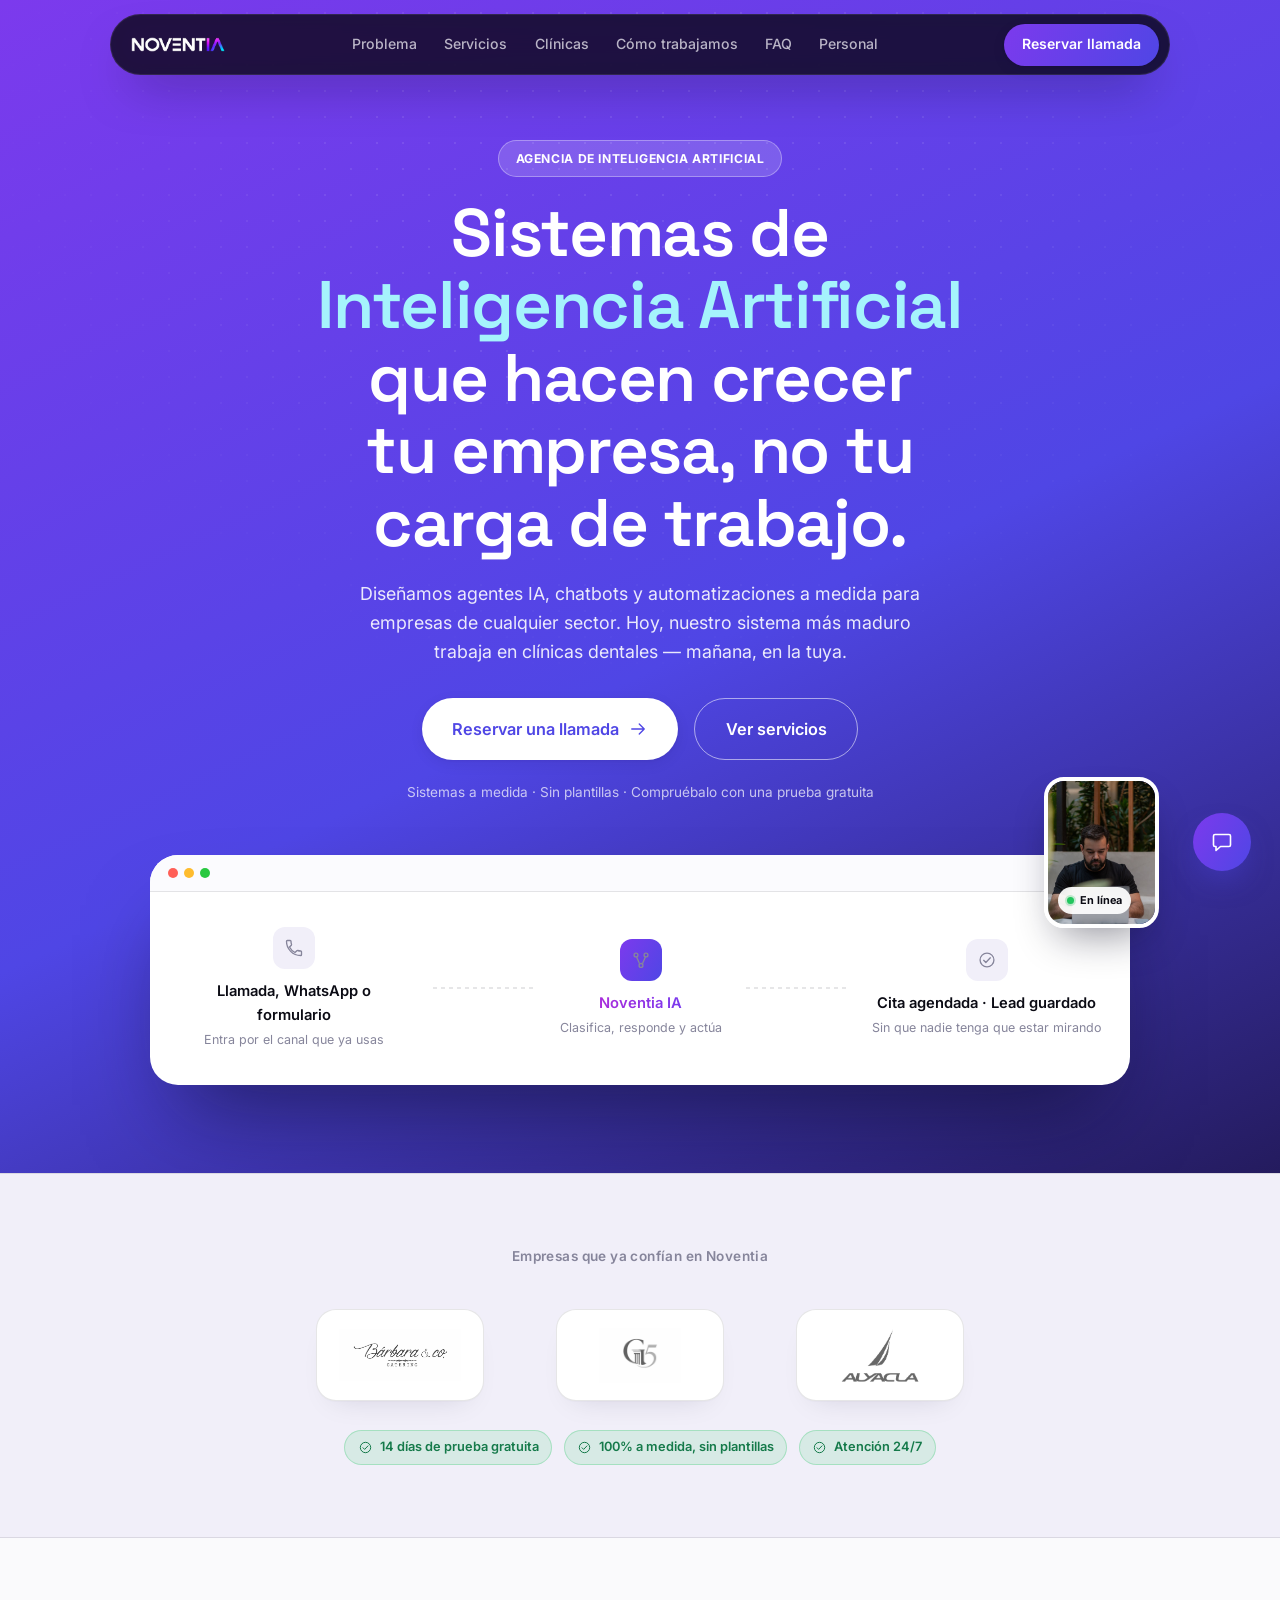
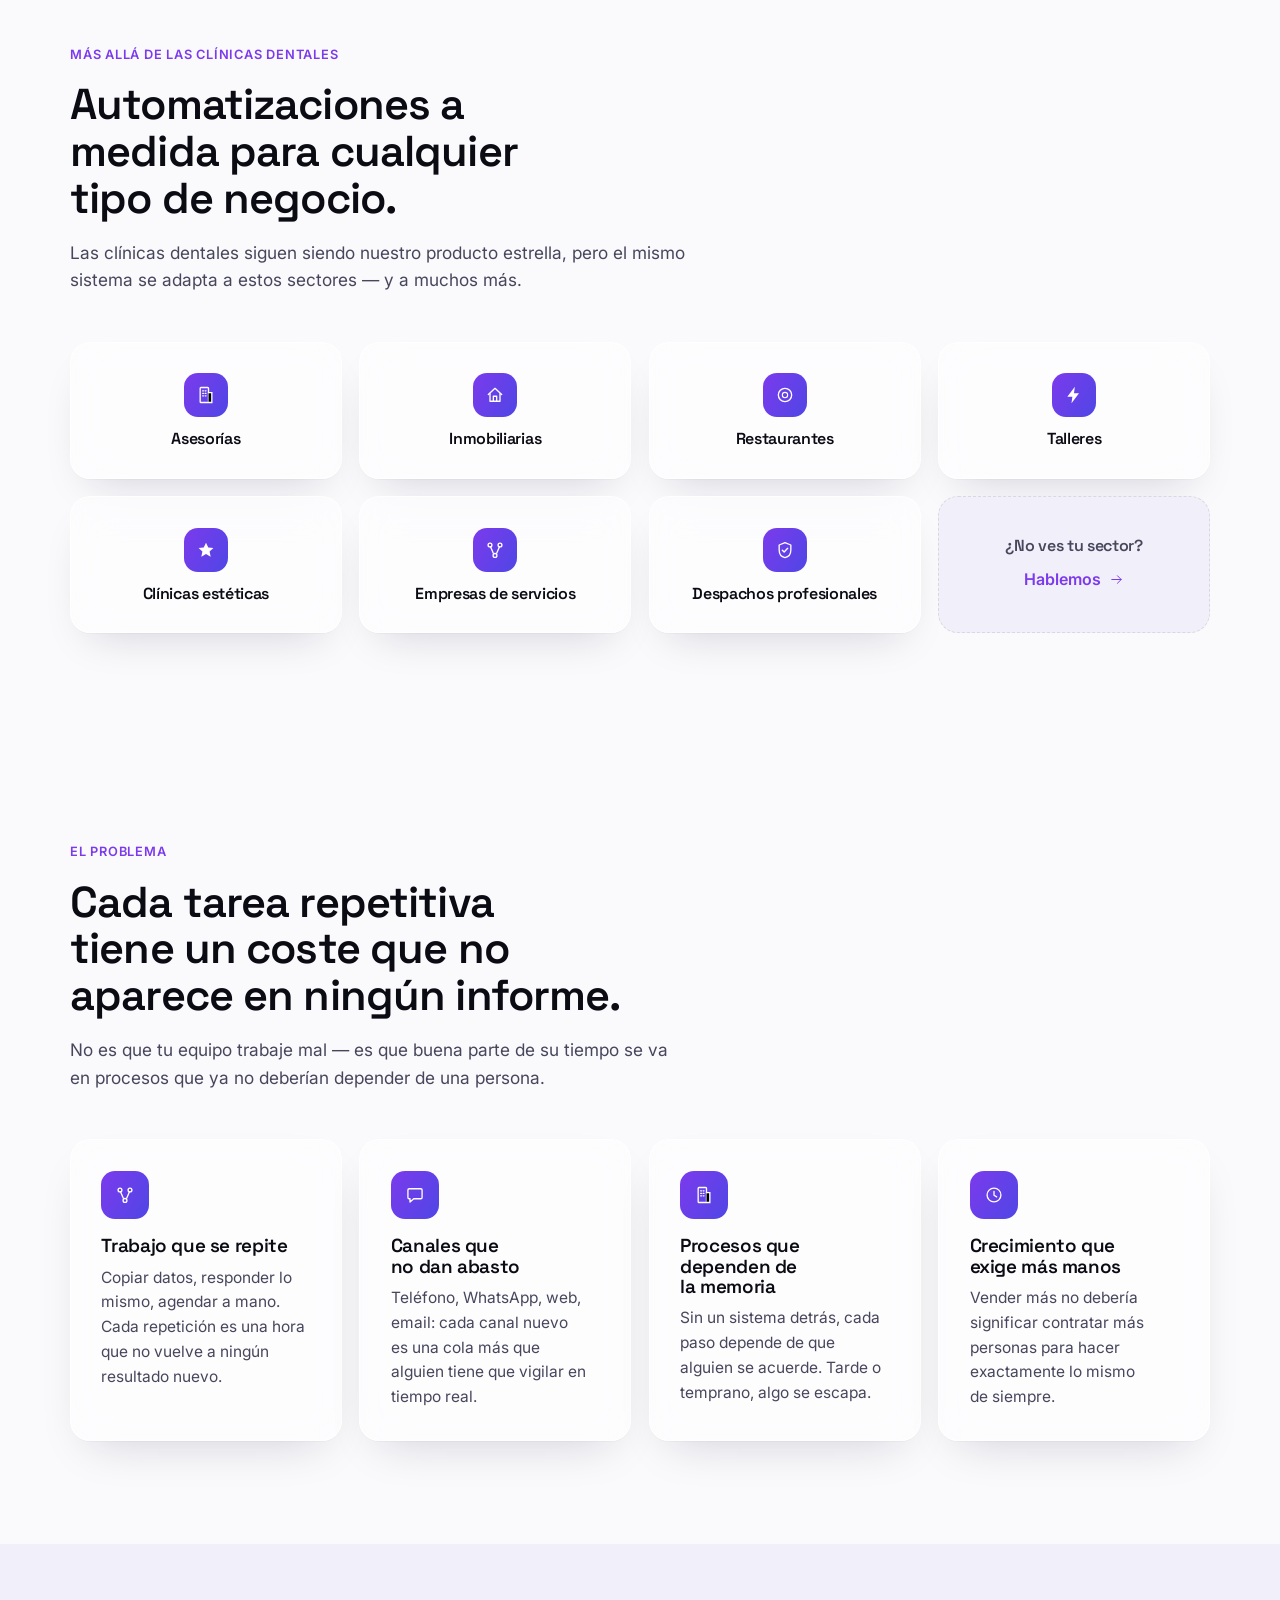
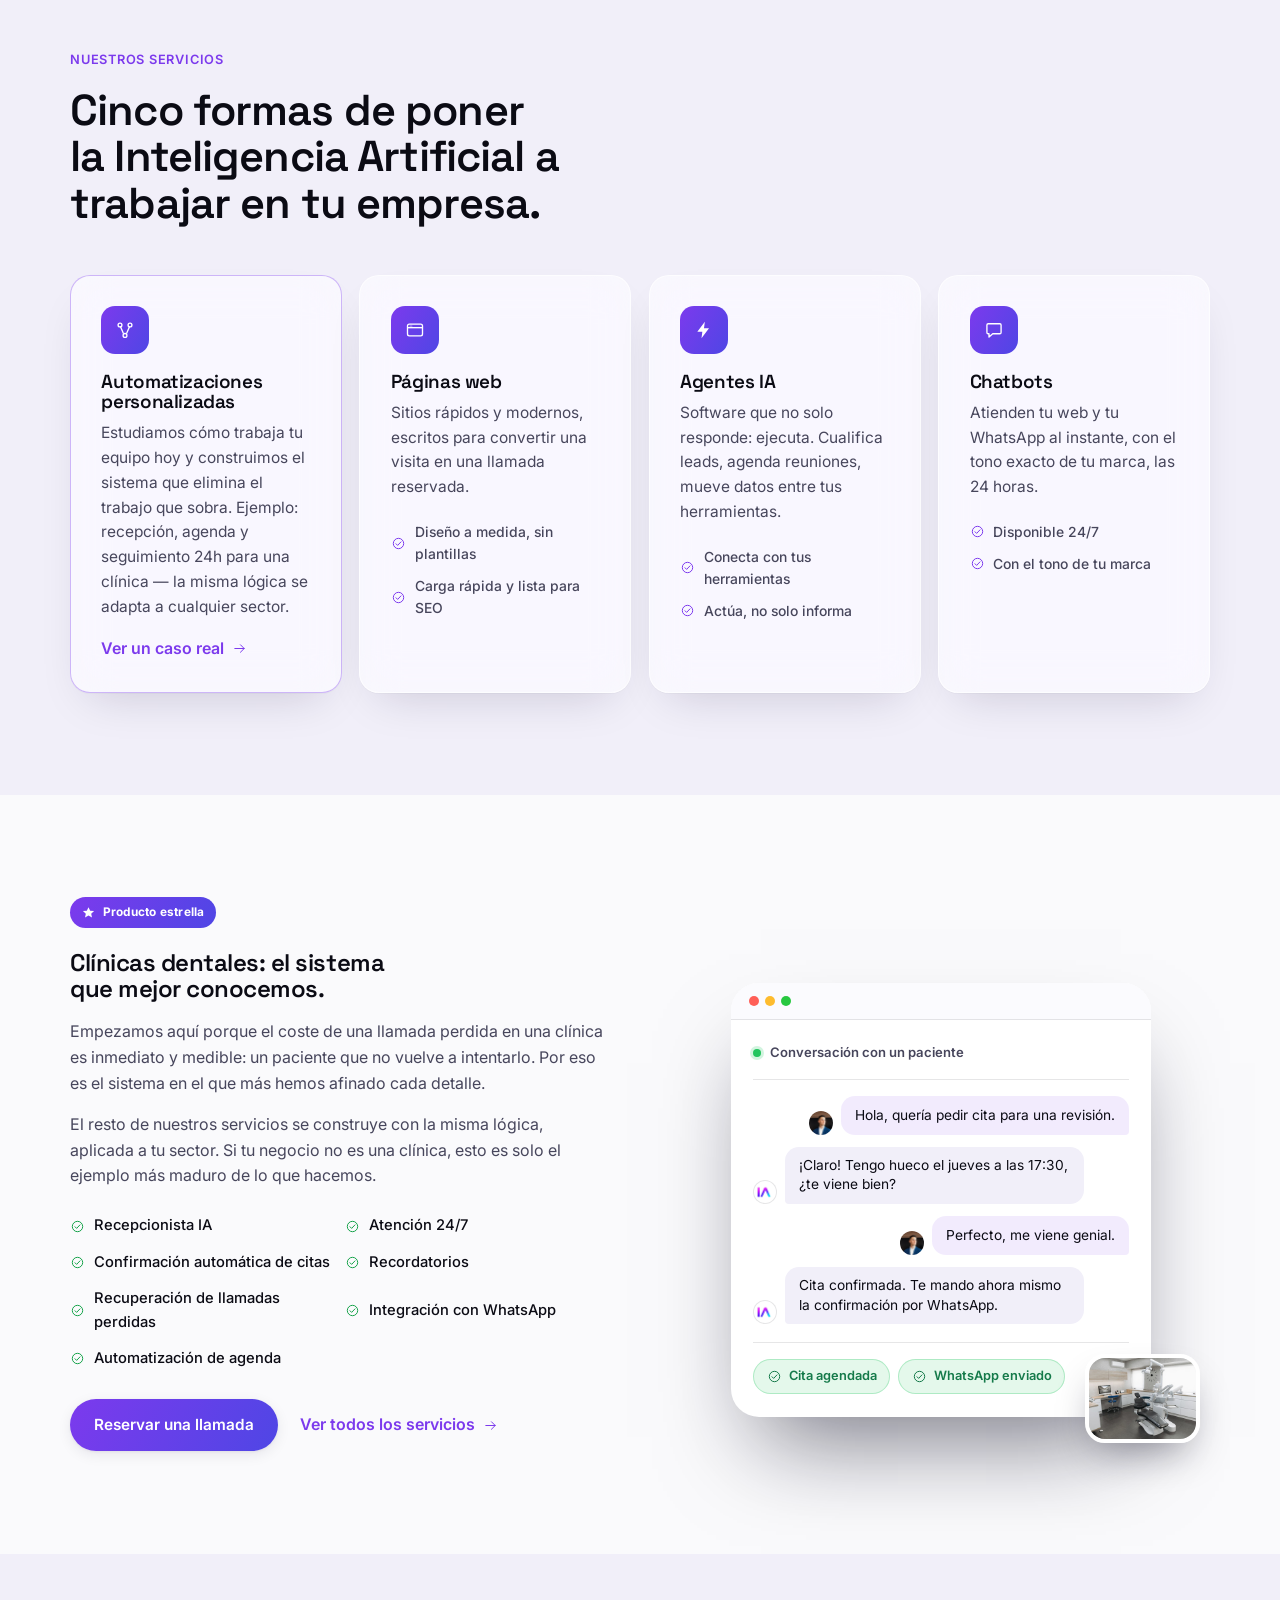
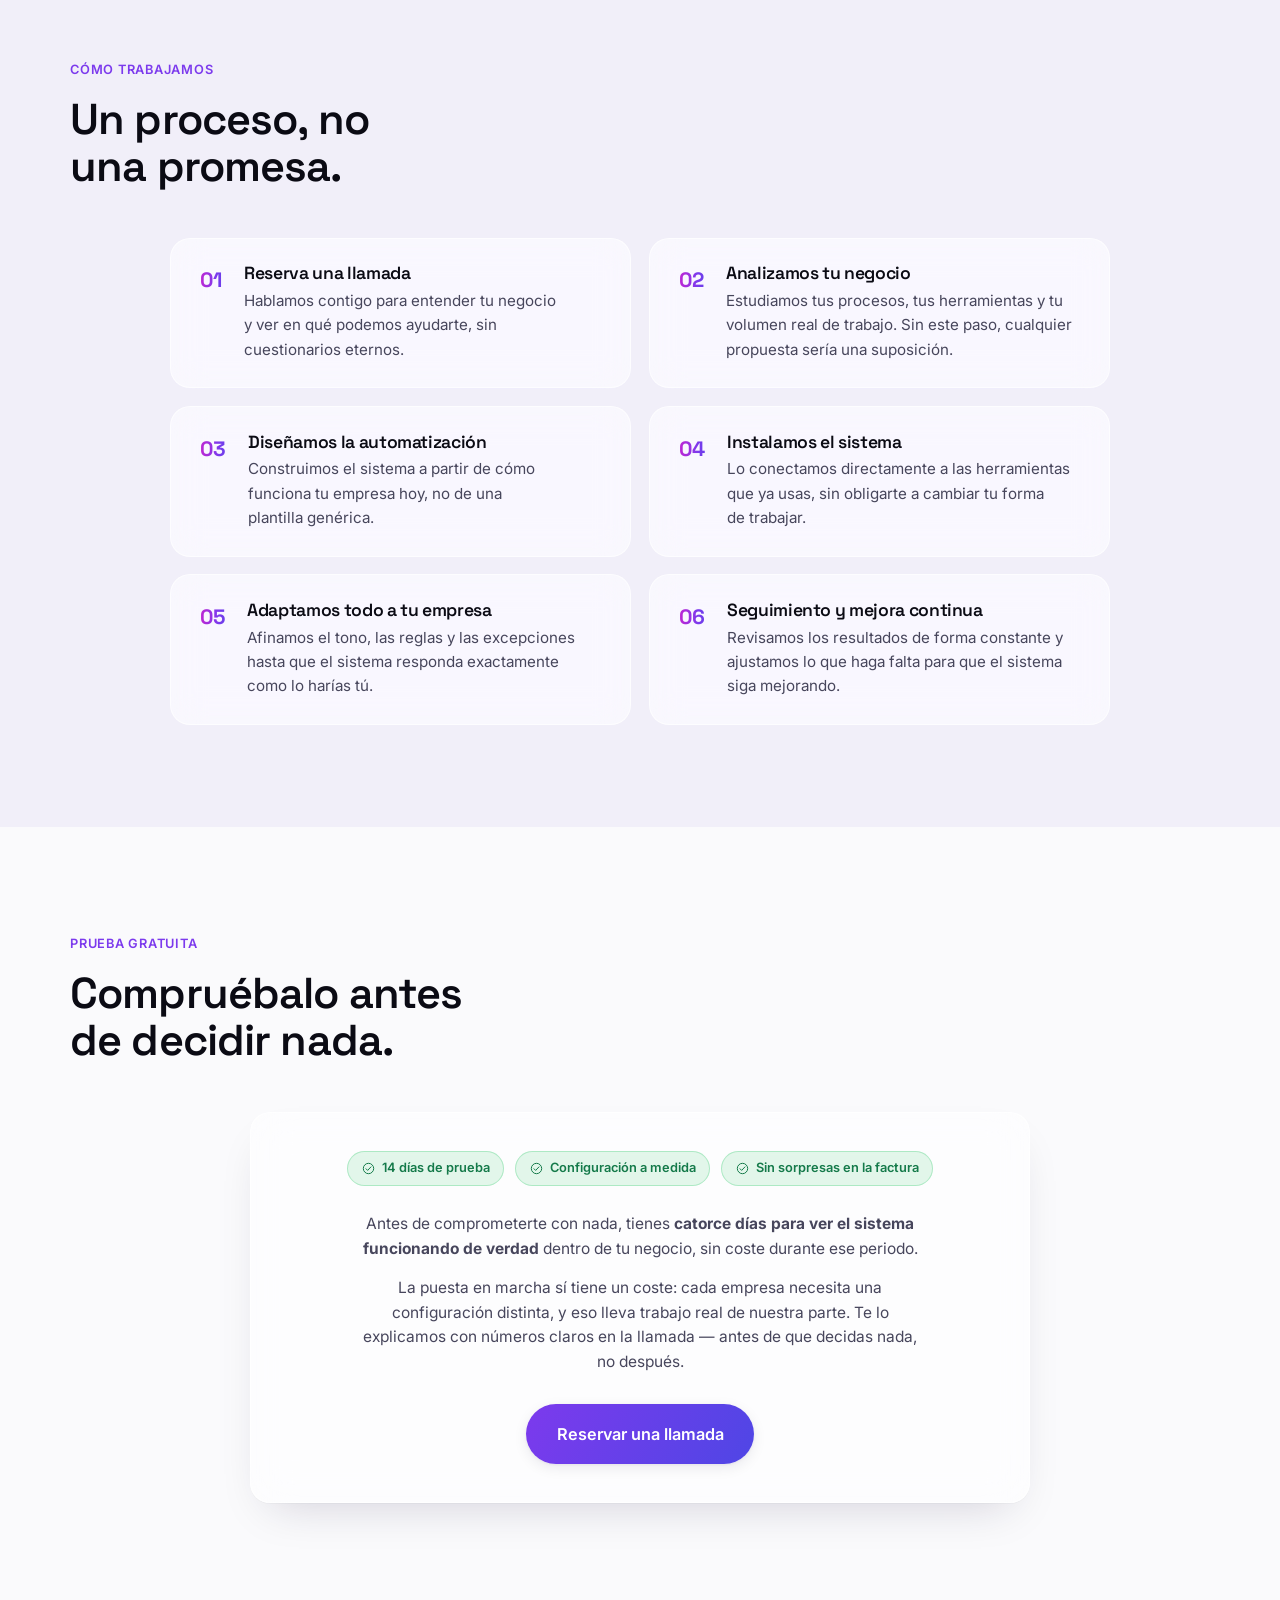
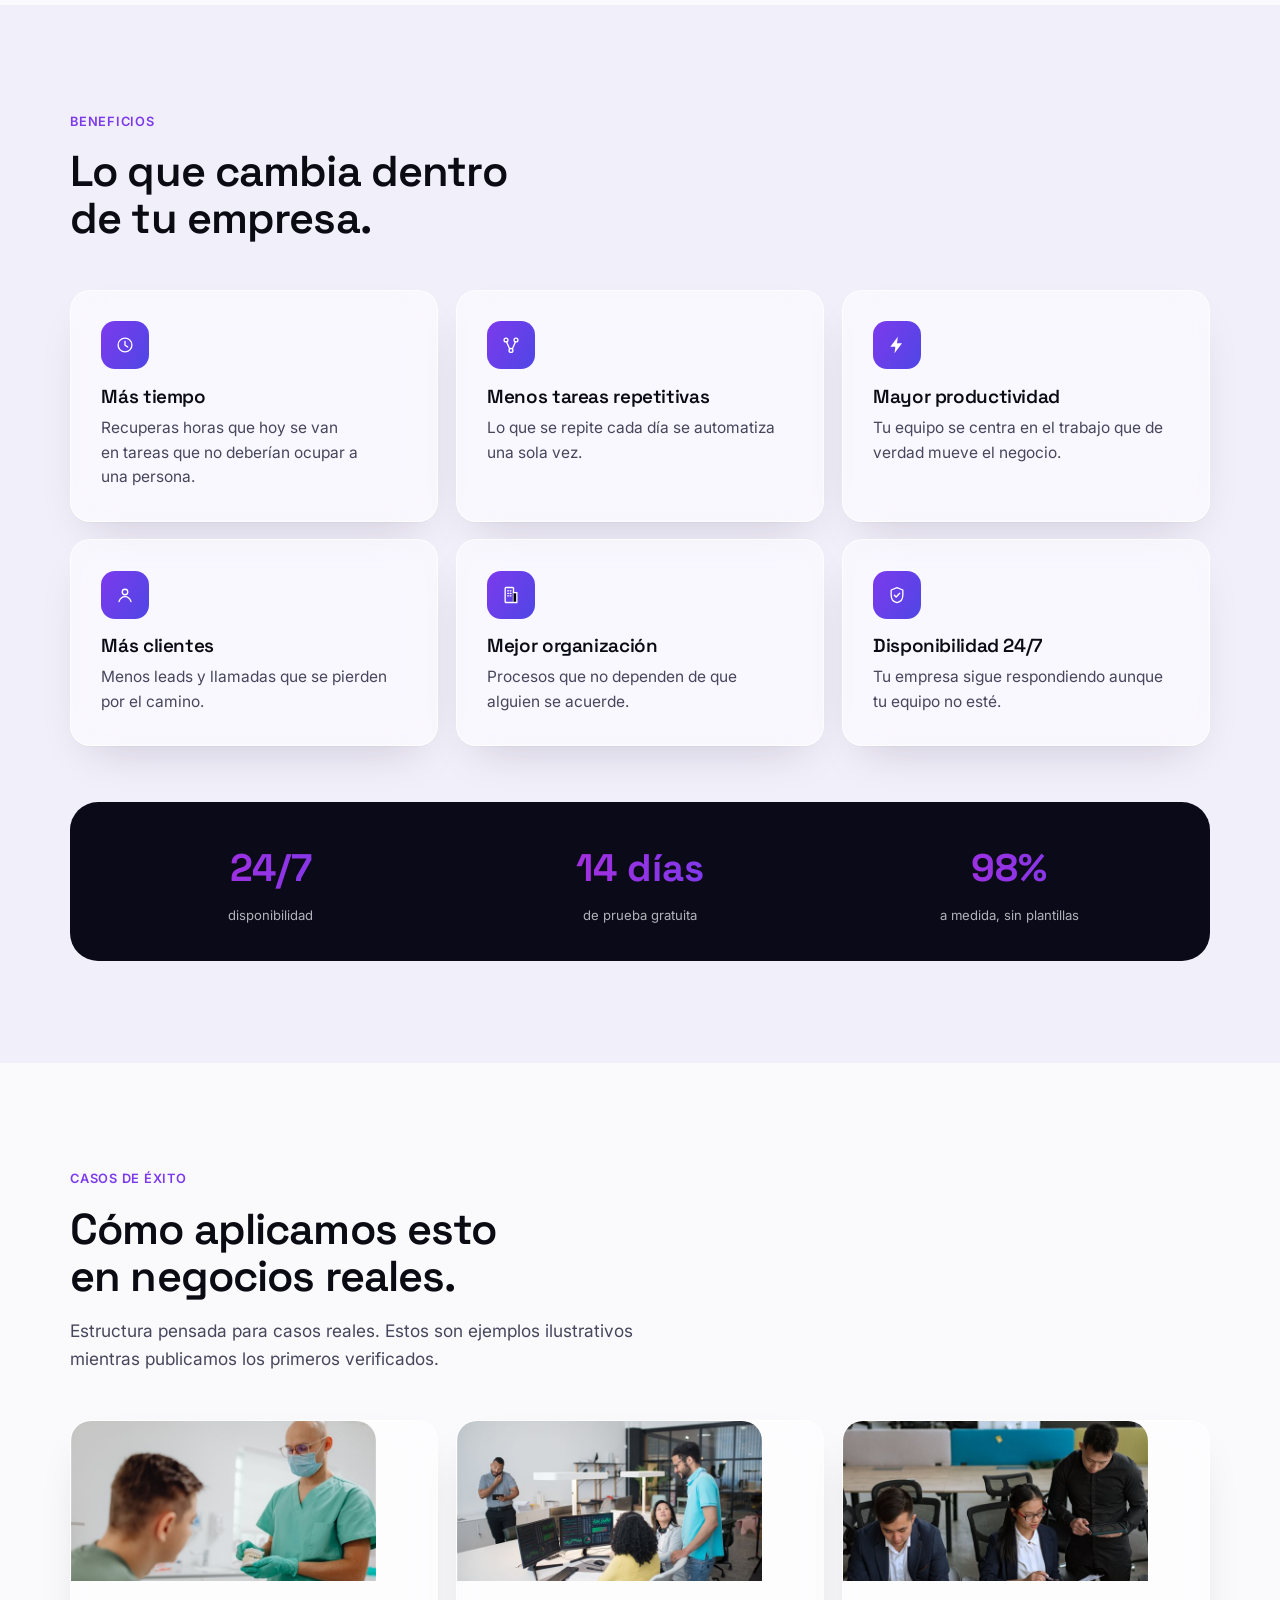
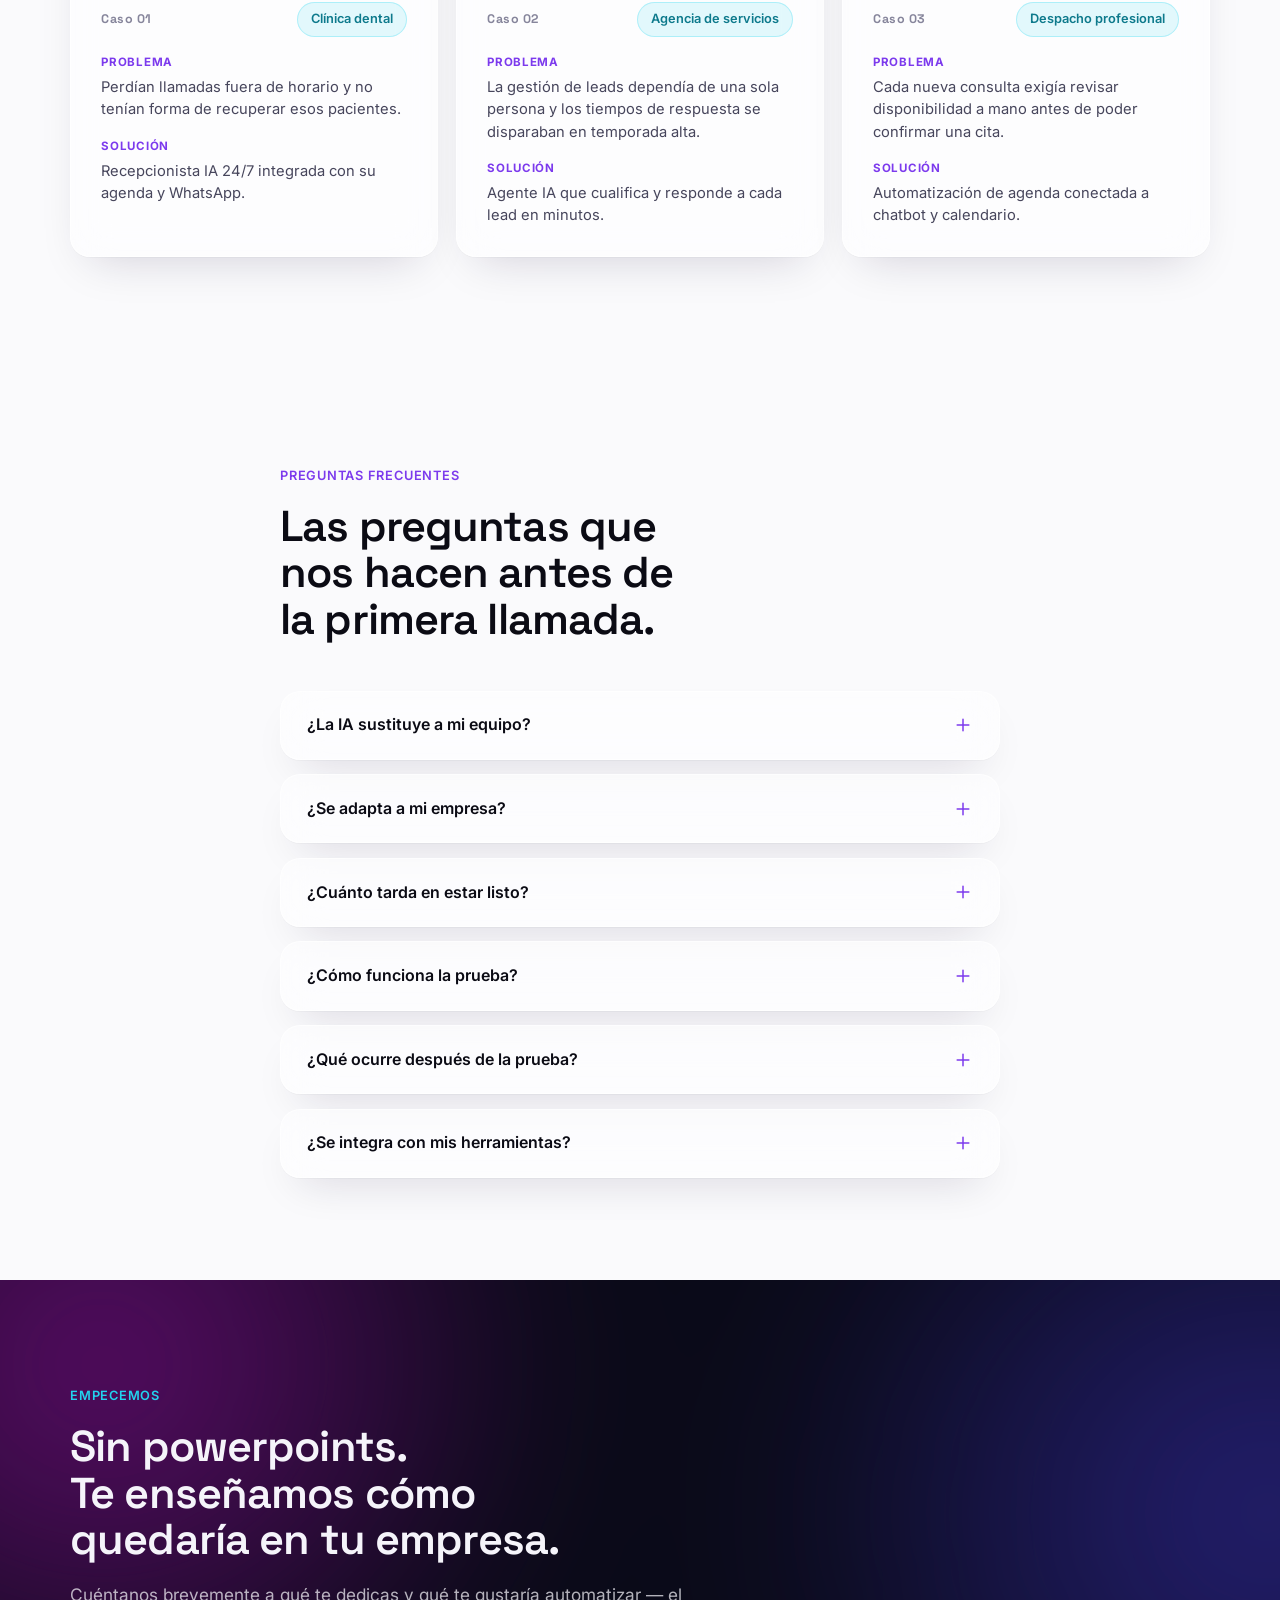
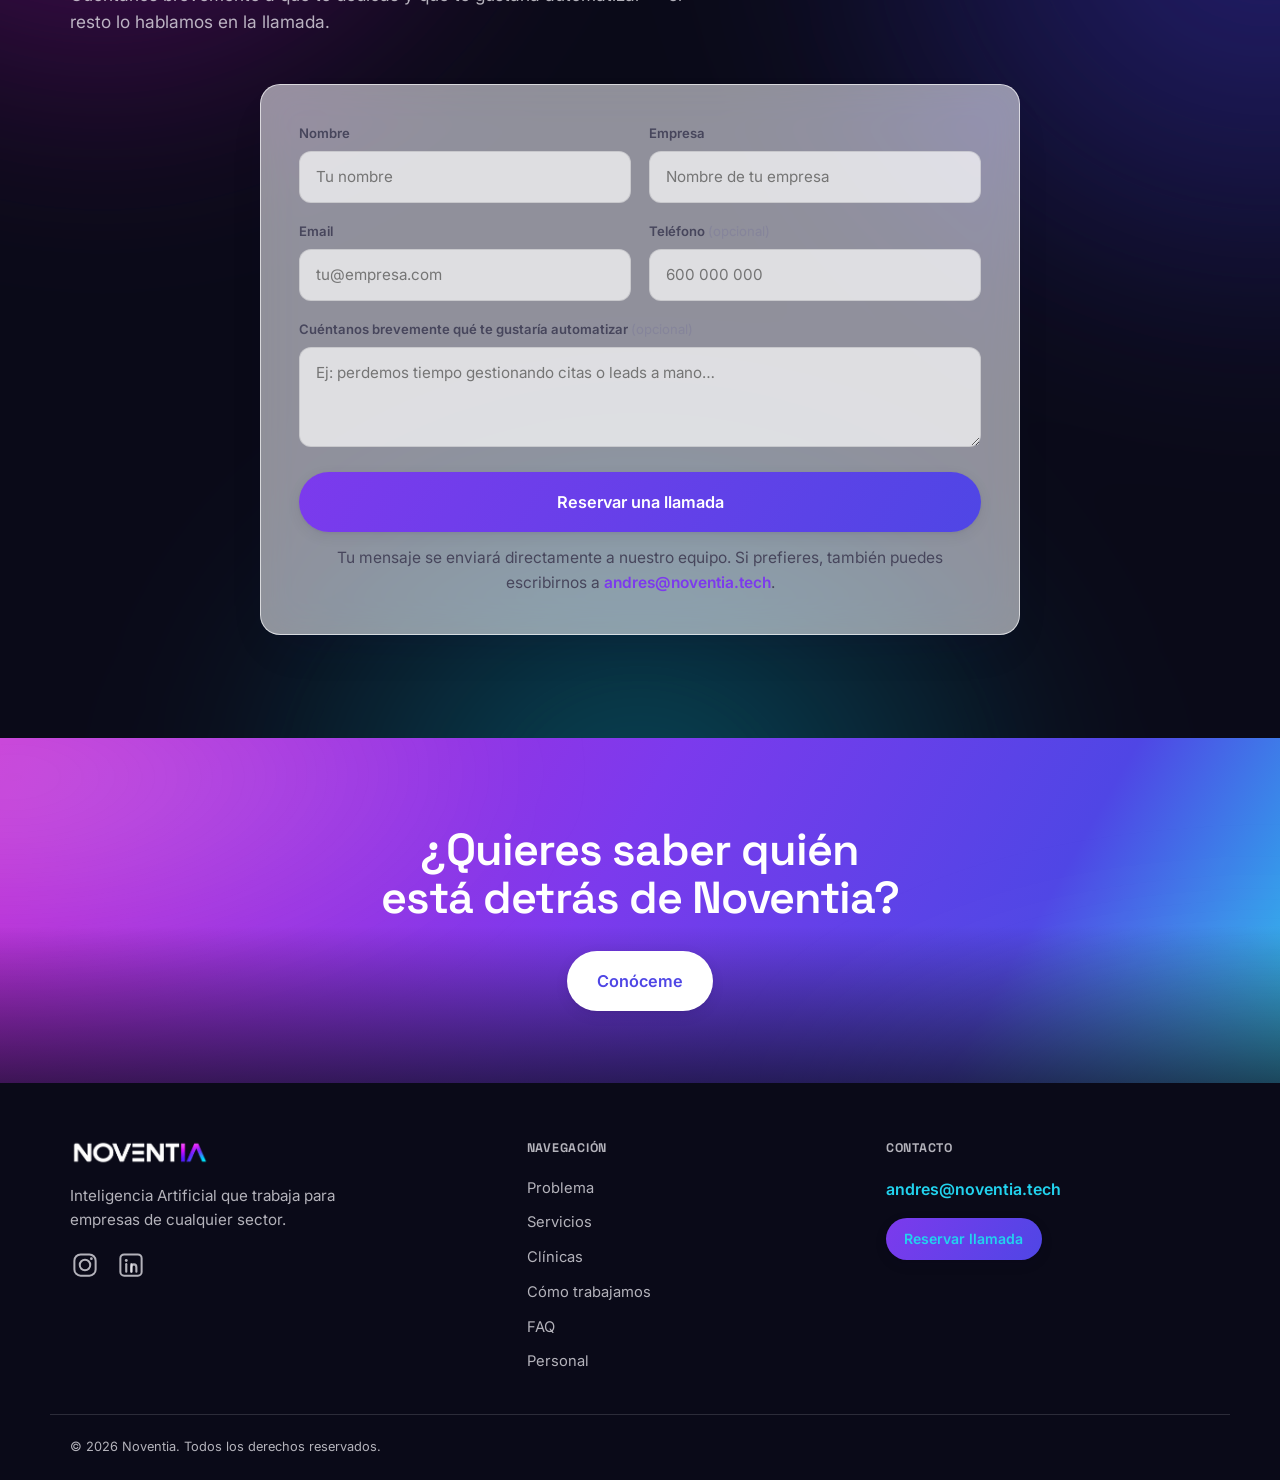
<file: noventia-web/index.html>
﻿<!doctype html>
<html lang="es">
<head>
<meta charset="utf-8">
<meta name="viewport" content="width=device-width, initial-scale=1">
<title>Noventia — Agencia de Inteligencia Artificial para empresas</title>
<meta name="description" content="Noventia diseña agentes IA, chatbots y automatizaciones a medida para empresas de cualquier sector. Caso de éxito principal: clínicas dentales. Reserva una llamada.">
<meta name="theme-color" content="#0A0A18">

<meta property="og:type" content="website">
<meta property="og:title" content="Noventia — Agencia de Inteligencia Artificial para empresas">
<meta property="og:description" content="Agentes IA, chatbots y automatizaciones a medida para empresas de cualquier sector. Prueba gratuita de 2 semanas.">
<meta property="og:image" content="assets/img/logo.png">

<link rel="icon" href="assets/img/logo.png" type="image/png">
<link rel="apple-touch-icon" href="assets/img/logo.png">

<link rel="preconnect" href="https://fonts.googleapis.com">
<link rel="preconnect" href="https://fonts.gstatic.com" crossorigin>
<link rel="stylesheet" href="https://fonts.googleapis.com/css2?family=Space+Grotesk:wght@500;600;700&family=Inter:wght@400;500;600;700&display=swap">

<link rel="stylesheet" href="styles.css?v=20260807">
</head>
<body>
<a class="skip-link" href="#main">Saltar al contenido</a>

<!-- ============ ICON SPRITE ============ -->
<svg xmlns="http://www.w3.org/2000/svg" style="display:none" aria-hidden="true">
  <defs>
    <symbol id="icon-phone" viewBox="0 0 24 24"><path d="M6.6 10.8c1.4 2.8 3.8 5.2 6.6 6.6l2.2-2.2c.3-.3.7-.4 1-.2 1.1.4 2.3.6 3.6.6.6 0 1 .4 1 1V20c0 .6-.4 1-1 1C10.6 21 3 13.4 3 4c0-.6.4-1 1-1h3.4c.6 0 1 .4 1 1 0 1.3.2 2.5.6 3.6.1.4 0 .8-.2 1L6.6 10.8z" fill="none" stroke="currentColor" stroke-width="1.6" stroke-linecap="round" stroke-linejoin="round"/></symbol>
    <symbol id="icon-chat" viewBox="0 0 24 24"><path d="M5 4.5h14A1.5 1.5 0 0 1 20.5 6v9a1.5 1.5 0 0 1-1.5 1.5h-8.5L6 20.5V16.5H5A1.5 1.5 0 0 1 3.5 15V6A1.5 1.5 0 0 1 5 4.5z" fill="none" stroke="currentColor" stroke-width="1.6" stroke-linecap="round" stroke-linejoin="round"/></symbol>
    <symbol id="icon-flow" viewBox="0 0 24 24"><circle cx="6" cy="6" r="2.3" fill="none" stroke="currentColor" stroke-width="1.6"/><circle cx="18" cy="6" r="2.3" fill="none" stroke="currentColor" stroke-width="1.6"/><circle cx="12" cy="18.5" r="2.3" fill="none" stroke="currentColor" stroke-width="1.6"/><path d="M6.6 8.2 10 15.8M17.4 8.2 14 15.8" fill="none" stroke="currentColor" stroke-width="1.6" stroke-linecap="round"/></symbol>
    <symbol id="icon-web" viewBox="0 0 24 24"><rect x="3" y="5" width="18" height="14" rx="2.2" fill="none" stroke="currentColor" stroke-width="1.6"/><path d="M3 9.2h18" stroke="currentColor" stroke-width="1.6"/><circle cx="6.2" cy="7.1" r=".6" fill="currentColor" stroke="none"/><circle cx="8.2" cy="7.1" r=".6" fill="currentColor" stroke="none"/></symbol>
    <symbol id="icon-clock" viewBox="0 0 24 24"><circle cx="12" cy="12" r="8.3" fill="none" stroke="currentColor" stroke-width="1.6"/><path d="M12 7.6V12.3l3.2 2" fill="none" stroke="currentColor" stroke-width="1.6" stroke-linecap="round" stroke-linejoin="round"/></symbol>
    <symbol id="icon-check" viewBox="0 0 24 24"><circle cx="12" cy="12" r="8.3" fill="none" stroke="currentColor" stroke-width="1.6"/><path d="M8 12.4l2.6 2.6L16 9.4" fill="none" stroke="currentColor" stroke-width="1.6" stroke-linecap="round" stroke-linejoin="round"/></symbol>
    <symbol id="icon-user" viewBox="0 0 24 24"><circle cx="12" cy="8.4" r="3.3" fill="none" stroke="currentColor" stroke-width="1.6"/><path d="M4.8 20c1.3-4 4.2-6.1 7.2-6.1s5.9 2.1 7.2 6.1" fill="none" stroke="currentColor" stroke-width="1.6" stroke-linecap="round" stroke-linejoin="round"/></symbol>
    <symbol id="icon-shield" viewBox="0 0 24 24"><path d="M12 3.2 19 6v6c0 4.9-3 8.3-7 9.1-4-.8-7-4.2-7-9.1V6l7-2.8z" fill="none" stroke="currentColor" stroke-width="1.6" stroke-linejoin="round"/><path d="M8.8 12.2 11 14.4l4.2-4.4" fill="none" stroke="currentColor" stroke-width="1.6" stroke-linecap="round" stroke-linejoin="round"/></symbol>
    <symbol id="icon-arrow" viewBox="0 0 24 24"><path d="M4.5 12h15M13.5 6l6 6-6 6" fill="none" stroke="currentColor" stroke-width="1.6" stroke-linecap="round" stroke-linejoin="round"/></symbol>
    <symbol id="icon-plus" viewBox="0 0 24 24"><path d="M12 5v14M5 12h14" fill="none" stroke="currentColor" stroke-width="1.8" stroke-linecap="round"/></symbol>
    <symbol id="icon-close" viewBox="0 0 24 24"><path d="M6 6l12 12M18 6 6 18" fill="none" stroke="currentColor" stroke-width="1.8" stroke-linecap="round"/></symbol>
    <symbol id="icon-menu" viewBox="0 0 24 24"><path d="M4 7h16M4 12h16M4 17h16" fill="none" stroke="currentColor" stroke-width="1.8" stroke-linecap="round"/></symbol>
    <symbol id="icon-instagram" viewBox="0 0 24 24"><rect x="3.5" y="3.5" width="17" height="17" rx="5" fill="none" stroke="currentColor" stroke-width="1.6"/><circle cx="12" cy="12" r="4.2" fill="none" stroke="currentColor" stroke-width="1.6"/><circle cx="17.1" cy="6.9" r="1.1" fill="currentColor" stroke="none"/></symbol>
    <symbol id="icon-linkedin" viewBox="0 0 24 24"><rect x="3.5" y="3.5" width="17" height="17" rx="3" fill="none" stroke="currentColor" stroke-width="1.6"/><circle cx="8.2" cy="8.4" r="1.15" fill="currentColor" stroke="none"/><path d="M8.2 11.3v6.1" fill="none" stroke="currentColor" stroke-width="1.7" stroke-linecap="round"/><path d="M12.3 17.4v-3.6c0-1.4.9-2.3 2.1-2.3s1.9.9 1.9 2.3v3.6" fill="none" stroke="currentColor" stroke-width="1.7" stroke-linecap="round" stroke-linejoin="round"/><path d="M12.3 17.4v-6.1" fill="none" stroke="currentColor" stroke-width="1.7" stroke-linecap="round"/></symbol>
    <symbol id="icon-building" viewBox="0 0 24 24"><rect x="5" y="3" width="10" height="18" rx="1" fill="none" stroke="currentColor" stroke-width="1.6"/><path d="M15 9.2h4v11.8h-4M8 7h1M8 10h1M8 13h1M11 7h1M11 10h1M11 13h1" stroke="currentColor" stroke-width="1.6" stroke-linecap="round"/></symbol>
    <symbol id="icon-star" viewBox="0 0 24 24"><path d="M12 3.4l2.7 5.7 6.2.6-4.6 4.2 1.3 6.1L12 16.9l-5.6 3.1 1.3-6.1-4.6-4.2 6.2-.6L12 3.4z" fill="currentColor" stroke="none"/></symbol>
    <symbol id="icon-bolt" viewBox="0 0 24 24"><path d="M13 2 4 14h6l-1 8 9-12h-6l1-8z" fill="currentColor" stroke="none"/></symbol>
    <symbol id="icon-chevron-left" viewBox="0 0 24 24"><path d="M15 5l-7 7 7 7" fill="none" stroke="currentColor" stroke-width="1.8" stroke-linecap="round" stroke-linejoin="round"/></symbol>
    <symbol id="icon-chevron-right" viewBox="0 0 24 24"><path d="M9 5l7 7-7 7" fill="none" stroke="currentColor" stroke-width="1.8" stroke-linecap="round" stroke-linejoin="round"/></symbol>
    <symbol id="mark-1" viewBox="0 0 24 24"><circle cx="9" cy="12" r="6" fill="none" stroke="currentColor" stroke-width="1.6"/><circle cx="15" cy="12" r="6" fill="none" stroke="currentColor" stroke-width="1.6"/></symbol>
    <symbol id="mark-2" viewBox="0 0 24 24"><rect x="6" y="6" width="12" height="12" rx="2" fill="none" stroke="currentColor" stroke-width="1.6" transform="rotate(45 12 12)"/></symbol>
    <symbol id="mark-3" viewBox="0 0 24 24"><path d="M12 4l8 15H4L12 4z" fill="none" stroke="currentColor" stroke-width="1.6" stroke-linejoin="round"/></symbol>
    <symbol id="mark-4" viewBox="0 0 24 24"><path d="M12 3l7.8 4.5v9L12 21l-7.8-4.5v-9L12 3z" fill="none" stroke="currentColor" stroke-width="1.6" stroke-linejoin="round"/></symbol>
    <symbol id="mark-5" viewBox="0 0 24 24"><circle cx="6" cy="12" r="1.9" fill="currentColor" stroke="none"/><circle cx="12" cy="12" r="1.9" fill="currentColor" stroke="none"/><circle cx="18" cy="12" r="1.9" fill="currentColor" stroke="none"/></symbol>
    <symbol id="mark-6" viewBox="0 0 24 24"><path d="M12 4v16M4 12h16" stroke="currentColor" stroke-width="2.1" stroke-linecap="round"/></symbol>
    <symbol id="mark-7" viewBox="0 0 24 24"><circle cx="12" cy="12" r="7" fill="none" stroke="currentColor" stroke-width="2.3"/></symbol>
    <symbol id="mark-8" viewBox="0 0 24 24"><path d="M5 15l7-7 7 7" fill="none" stroke="currentColor" stroke-width="1.8" stroke-linecap="round" stroke-linejoin="round"/></symbol>
    <symbol id="mark-9" viewBox="0 0 24 24"><rect x="5" y="5" width="14" height="14" rx="3" fill="none" stroke="currentColor" stroke-width="1.6"/></symbol>
    <symbol id="mark-10" viewBox="0 0 24 24"><path d="M5 6l7 6-7 6M19 6l-7 6 7 6" fill="none" stroke="currentColor" stroke-width="1.6" stroke-linecap="round" stroke-linejoin="round"/></symbol>
    <symbol id="icon-home" viewBox="0 0 24 24"><path d="M4 11.5 12 4l8 7.5" fill="none" stroke="currentColor" stroke-width="1.6" stroke-linecap="round" stroke-linejoin="round"/><path d="M6 10v9.5h12V10" fill="none" stroke="currentColor" stroke-width="1.6" stroke-linejoin="round"/><path d="M10 19.5v-6h4v6" fill="none" stroke="currentColor" stroke-width="1.6" stroke-linejoin="round"/></symbol>
    <symbol id="icon-plate" viewBox="0 0 24 24"><circle cx="12" cy="12" r="8" fill="none" stroke="currentColor" stroke-width="1.6"/><circle cx="12" cy="12" r="3.2" fill="none" stroke="currentColor" stroke-width="1.3"/></symbol>
  </defs>
</svg>

<!-- ============ NAV ============ -->
<header class="nav" data-nav>
  <div class="nav-inner">
    <a href="#top" class="nav-logo" aria-label="Noventia — inicio">
      <img src="assets/img/logo-wordmark-transparent.png" alt="Noventia" width="104" height="20">
    </a>
    <nav class="nav-links" aria-label="Navegación principal">
      <a class="nav-link" href="#problema">Problema</a>
      <a class="nav-link" href="#servicios">Servicios</a>
      <a class="nav-link" href="#clinicas">Clínicas</a>
      <a class="nav-link" href="#como-trabajamos">Cómo trabajamos</a>
      <a class="nav-link" href="#faq">FAQ</a>
      <a class="nav-link" href="persona.html">Personal</a>
    </nav>
    <a class="btn btn-primary btn-sm nav-cta" data-magnetic data-magnetic-strength="0.25" href="#contacto">Reservar llamada</a>
    <button class="nav-burger" data-nav-toggle aria-label="Abrir menú" aria-expanded="false" aria-controls="mobile-nav">
      <svg class="icon"><use href="#icon-menu"></use></svg>
    </button>
  </div>
</header>

<div class="mobile-nav" id="mobile-nav" data-mobile-nav aria-hidden="true">
  <button class="mobile-nav-close" data-nav-close aria-label="Cerrar menú">
    <svg class="icon"><use href="#icon-close"></use></svg>
  </button>
  <nav aria-label="Navegación móvil">
    <a href="#problema">Problema</a>
    <a href="#servicios">Servicios</a>
    <a href="#clinicas">Clínicas</a>
    <a href="#como-trabajamos">Cómo trabajamos</a>
    <a href="#casos-exito">Casos de éxito</a>
    <a href="#faq">FAQ</a>
    <a href="persona.html">Personal</a>
    <a class="btn btn-primary" href="#contacto">Reservar una llamada</a>
  </nav>
</div>

<main id="main">

<!-- ============ HERO ============ -->
<section class="section-hero-vivid" id="top">
  <div class="container">
    <div class="hero-copy-centered" data-reveal>
      <span class="pill-badge-light">Agencia de Inteligencia Artificial</span>
      <h1 class="hero-title-vivid">
        Sistemas de <span class="hl">Inteligencia Artificial</span> que hacen crecer tu empresa, no tu carga de trabajo.
      </h1>
      <p class="hero-sub-vivid">
        Diseñamos agentes IA, chatbots y automatizaciones a medida para empresas de cualquier sector.
        Hoy, nuestro sistema más maduro trabaja en clínicas dentales — mañana, en la tuya.
      </p>
      <div class="hero-actions-vivid">
        <a class="btn btn-white btn-lg" data-magnetic data-magnetic-strength="0.25" href="#contacto">
          Reservar una llamada
          <svg class="icon"><use href="#icon-arrow"></use></svg>
        </a>
        <a class="btn btn-white-outline btn-lg" href="#servicios">Ver servicios</a>
      </div>
      <p class="hero-trust-vivid">Sistemas a medida · Sin plantillas · Compruébalo con una prueba gratuita</p>
    </div>

    <div class="hero-visual-stack">
    <div class="mock-card mock-card-wide" data-reveal>
      <div class="mock-card-bar">
        <span class="mock-dot mock-dot-red"></span>
        <span class="mock-dot mock-dot-yellow"></span>
        <span class="mock-dot mock-dot-green"></span>
      </div>
      <div class="flow-card-body">
        <div class="flow-step">
          <span class="flow-icon"><svg class="icon"><use href="#icon-phone"></use></svg></span>
          <div>
            <strong>Llamada, WhatsApp o formulario</strong>
            <span>Entra por el canal que ya usas</span>
          </div>
        </div>
        <span class="flow-connector" aria-hidden="true"></span>
        <div class="flow-step flow-step-center">
          <span class="flow-icon flow-icon-accent"><svg class="icon"><use href="#icon-flow"></use></svg></span>
          <div>
            <strong>Noventia IA</strong>
            <span>Clasifica, responde y actúa</span>
          </div>
        </div>
        <span class="flow-connector" aria-hidden="true"></span>
        <div class="flow-step">
          <span class="flow-icon"><svg class="icon"><use href="#icon-check"></use></svg></span>
          <div>
            <strong>Cita agendada · Lead guardado</strong>
            <span>Sin que nadie tenga que estar mirando</span>
          </div>
        </div>
      </div>
    </div>
    <div class="hero-photo-float" data-reveal>
      <img src="assets/img/hero-freelancer.jpg" alt="Profesional trabajando con Noventia" width="380" height="507" loading="lazy">
      <span class="hero-photo-badge"><span class="hero-photo-dot" aria-hidden="true"></span>En línea</span>
    </div>
    </div>
  </div>
</section>

<!-- ============ EMPRESAS (logo strip) ============ -->
<section class="logo-section" aria-labelledby="logo-strip-title">
  <div class="container">
    <p class="logo-strip-title" id="logo-strip-title" data-reveal>Empresas que ya confían en Noventia</p>
    <ul class="logo-strip" data-reveal>
      <li class="logo-chip"><img src="assets/img/client-barbara.png" alt="Bárbara &amp; Co." loading="lazy" decoding="async"></li>
      <li class="logo-chip"><img src="assets/img/client-gest-list-5.png" alt="Gest List 5" loading="lazy" decoding="async"></li>
      <li class="logo-chip"><img src="assets/img/client-alyacla.png" alt="Alyacla" loading="lazy" decoding="async"></li>
    </ul>
    <div class="trust-badges" data-reveal>
      <span class="pill pill-ok"><svg class="icon icon-sm"><use href="#icon-check"></use></svg>14 días de prueba gratuita</span>
      <span class="pill pill-ok"><svg class="icon icon-sm"><use href="#icon-check"></use></svg>100% a medida, sin plantillas</span>
      <span class="pill pill-ok"><svg class="icon icon-sm"><use href="#icon-check"></use></svg>Atención 24/7</span>
    </div>
  </div>
</section>

<!-- ============ MÁS ALLÁ DE LAS CLÍNICAS DENTALES ============ -->
<section class="section" id="mas-sectores">
  <div class="container">
    <div class="section-head" data-reveal>
      <p class="eyebrow">Más allá de las clínicas dentales</p>
      <h2>Automatizaciones a medida para cualquier tipo de negocio.</h2>
      <p class="section-intro">Las clínicas dentales siguen siendo nuestro producto estrella, pero el mismo sistema se adapta a estos sectores — y a muchos más.</p>
    </div>
    <div class="grid grid-4 sector-grid">
      <article class="glass-card sector-card" data-reveal>
        <span class="service-icon"><svg class="icon"><use href="#icon-building"></use></svg></span>
        <h3>Asesorías</h3>
      </article>
      <article class="glass-card sector-card" data-reveal>
        <span class="service-icon"><svg class="icon"><use href="#icon-home"></use></svg></span>
        <h3>Inmobiliarias</h3>
      </article>
      <article class="glass-card sector-card" data-reveal>
        <span class="service-icon"><svg class="icon"><use href="#icon-plate"></use></svg></span>
        <h3>Restaurantes</h3>
      </article>
      <article class="glass-card sector-card" data-reveal>
        <span class="service-icon"><svg class="icon"><use href="#icon-bolt"></use></svg></span>
        <h3>Talleres</h3>
      </article>
      <article class="glass-card sector-card" data-reveal>
        <span class="service-icon"><svg class="icon"><use href="#icon-star"></use></svg></span>
        <h3>Clínicas estéticas</h3>
      </article>
      <article class="glass-card sector-card" data-reveal>
        <span class="service-icon"><svg class="icon"><use href="#icon-flow"></use></svg></span>
        <h3>Empresas de servicios</h3>
      </article>
      <article class="glass-card sector-card" data-reveal>
        <span class="service-icon"><svg class="icon"><use href="#icon-shield"></use></svg></span>
        <h3>Despachos profesionales</h3>
      </article>
      <article class="glass-card sector-card sector-card-cta" data-reveal>
        <h3>¿No ves tu sector?</h3>
        <a class="link-arrow" href="#contacto">Hablemos <svg class="icon icon-sm"><use href="#icon-arrow"></use></svg></a>
      </article>
    </div>
  </div>
</section>

<!-- ============ PROBLEMA ============ -->
<section class="section" id="problema">
  <div class="container">
    <div class="section-head" data-reveal>
      <p class="eyebrow">El problema</p>
      <h2>Cada tarea repetitiva tiene un coste que no aparece en ningún informe.</h2>
      <p class="section-intro">No es que tu equipo trabaje mal — es que buena parte de su tiempo se va en procesos que ya no deberían depender de una persona.</p>
    </div>
    <div class="grid grid-4">
      <article class="glass-card problem-card" data-reveal>
        <span class="service-icon"><svg class="icon"><use href="#icon-flow"></use></svg></span>
        <h3>Trabajo que se repite</h3>
        <p>Copiar datos, responder lo mismo, agendar a mano. Cada repetición es una hora que no vuelve a ningún resultado nuevo.</p>
      </article>
      <article class="glass-card problem-card" data-reveal>
        <span class="service-icon"><svg class="icon"><use href="#icon-chat"></use></svg></span>
        <h3>Canales que no dan abasto</h3>
        <p>Teléfono, WhatsApp, web, email: cada canal nuevo es una cola más que alguien tiene que vigilar en tiempo real.</p>
      </article>
      <article class="glass-card problem-card" data-reveal>
        <span class="service-icon"><svg class="icon"><use href="#icon-building"></use></svg></span>
        <h3>Procesos que dependen de la memoria</h3>
        <p>Sin un sistema detrás, cada paso depende de que alguien se acuerde. Tarde o temprano, algo se escapa.</p>
      </article>
      <article class="glass-card problem-card" data-reveal>
        <span class="service-icon"><svg class="icon"><use href="#icon-clock"></use></svg></span>
        <h3>Crecimiento que exige más manos</h3>
        <p>Vender más no debería significar contratar más personas para hacer exactamente lo mismo de siempre.</p>
      </article>
    </div>
  </div>
</section>

<!-- ============ SERVICIOS ============ -->
<section class="section section-alt" id="servicios">
  <div class="container">
    <div class="section-head" data-reveal>
      <p class="eyebrow">Nuestros servicios</p>
      <h2>Cinco formas de poner la Inteligencia Artificial a trabajar en tu empresa.</h2>
    </div>
    <div class="grid grid-4">
      <article class="glass-card service-card service-card-flagship" data-reveal>
        <span class="service-icon"><svg class="icon"><use href="#icon-flow"></use></svg></span>
        <h3>Automatizaciones personalizadas</h3>
        <p>Estudiamos cómo trabaja tu equipo hoy y construimos el sistema que elimina el trabajo que sobra. Ejemplo: recepción, agenda y seguimiento 24h para una clínica — la misma lógica se adapta a cualquier sector.</p>
        <a class="link-arrow" href="#clinicas">Ver un caso real <svg class="icon icon-sm"><use href="#icon-arrow"></use></svg></a>
      </article>
      <article class="glass-card service-card" data-reveal>
        <span class="service-icon"><svg class="icon"><use href="#icon-web"></use></svg></span>
        <h3>Páginas web</h3>
        <p>Sitios rápidos y modernos, escritos para convertir una visita en una llamada reservada.</p>
        <ul class="service-mini-list">
          <li><svg class="icon icon-sm"><use href="#icon-check"></use></svg>Diseño a medida, sin plantillas</li>
          <li><svg class="icon icon-sm"><use href="#icon-check"></use></svg>Carga rápida y lista para SEO</li>
        </ul>
      </article>
      <article class="glass-card service-card" data-reveal>
        <span class="service-icon"><svg class="icon"><use href="#icon-bolt"></use></svg></span>
        <h3>Agentes IA</h3>
        <p>Software que no solo responde: ejecuta. Cualifica leads, agenda reuniones, mueve datos entre tus herramientas.</p>
        <ul class="service-mini-list">
          <li><svg class="icon icon-sm"><use href="#icon-check"></use></svg>Conecta con tus herramientas</li>
          <li><svg class="icon icon-sm"><use href="#icon-check"></use></svg>Actúa, no solo informa</li>
        </ul>
      </article>
      <article class="glass-card service-card" data-reveal>
        <span class="service-icon"><svg class="icon"><use href="#icon-chat"></use></svg></span>
        <h3>Chatbots</h3>
        <p>Atienden tu web y tu WhatsApp al instante, con el tono exacto de tu marca, las 24 horas.</p>
        <ul class="service-mini-list">
          <li><svg class="icon icon-sm"><use href="#icon-check"></use></svg>Disponible 24/7</li>
          <li><svg class="icon icon-sm"><use href="#icon-check"></use></svg>Con el tono de tu marca</li>
        </ul>
      </article>
    </div>
  </div>
</section>

<!-- ============ CLÍNICAS DENTALES (flagship) ============ -->
<section class="section" id="clinicas">
  <div class="container split">
    <div class="split-copy" data-reveal>
      <span class="badge-star"><svg class="icon icon-sm"><use href="#icon-star"></use></svg>Producto estrella</span>
      <h2>Clínicas dentales: el sistema que mejor conocemos.</h2>
      <p>Empezamos aquí porque el coste de una llamada perdida en una clínica es inmediato y medible: un paciente que no vuelve a intentarlo. Por eso es el sistema en el que más hemos afinado cada detalle.</p>
      <p>El resto de nuestros servicios se construye con la misma lógica, aplicada a tu sector. Si tu negocio no es una clínica, esto es solo el ejemplo más maduro de lo que hacemos.</p>
      <ul class="check-list">
        <li><svg class="icon icon-sm"><use href="#icon-check"></use></svg>Recepcionista IA</li>
        <li><svg class="icon icon-sm"><use href="#icon-check"></use></svg>Atención 24/7</li>
        <li><svg class="icon icon-sm"><use href="#icon-check"></use></svg>Confirmación automática de citas</li>
        <li><svg class="icon icon-sm"><use href="#icon-check"></use></svg>Recordatorios</li>
        <li><svg class="icon icon-sm"><use href="#icon-check"></use></svg>Recuperación de llamadas perdidas</li>
        <li><svg class="icon icon-sm"><use href="#icon-check"></use></svg>Integración con WhatsApp</li>
        <li><svg class="icon icon-sm"><use href="#icon-check"></use></svg>Automatización de agenda</li>
      </ul>
      <div class="split-actions">
        <a class="btn btn-primary" data-magnetic data-magnetic-strength="0.2" href="#contacto">Reservar una llamada</a>
        <a class="link-arrow" href="#servicios">Ver todos los servicios <svg class="icon icon-sm"><use href="#icon-arrow"></use></svg></a>
      </div>
    </div>

    <div class="split-visual" data-reveal>
      <div class="mock-card call-card-mock">
        <div class="mock-card-bar">
          <span class="mock-dot mock-dot-red"></span>
          <span class="mock-dot mock-dot-yellow"></span>
          <span class="mock-dot mock-dot-green"></span>
        </div>
        <div class="call-card-content">
        <div class="call-card-head">
          <span class="call-dot" aria-hidden="true"></span>
          <span>Conversación con un paciente</span>
        </div>
        <div class="call-transcript">
          <div class="bubble bubble-user">
            <p>Hola, quería pedir cita para una revisión.</p>
            <img class="bubble-avatar" src="assets/img/patient-avatar.jpg" alt="">
          </div>
          <div class="bubble bubble-ai">
            <span class="bubble-avatar"><img src="assets/img/noventia-mark.png" alt="Noventia"></span>
            <p>¡Claro! Tengo hueco el jueves a las 17:30, ¿te viene bien?</p>
          </div>
          <div class="bubble bubble-user">
            <p>Perfecto, me viene genial.</p>
            <img class="bubble-avatar" src="assets/img/patient-avatar.jpg" alt="">
          </div>
          <div class="bubble bubble-ai">
            <span class="bubble-avatar"><img src="assets/img/noventia-mark.png" alt="Noventia"></span>
            <p>Cita confirmada. Te mando ahora mismo la confirmación por WhatsApp.</p>
          </div>
        </div>
        <div class="call-card-foot">
          <span class="pill pill-ok"><svg class="icon icon-sm"><use href="#icon-check"></use></svg>Cita agendada</span>
          <span class="pill pill-ok"><svg class="icon icon-sm"><use href="#icon-check"></use></svg>WhatsApp enviado</span>
        </div>
        </div>
      </div>
      <div class="hero-photo-float hero-photo-float-alt" data-reveal>
        <img src="assets/img/clinicas-photo.jpg" alt="Consulta dental" width="380" height="285" loading="lazy">
      </div>
    </div>
  </div>

</section>

<!-- ============ CÓMO TRABAJAMOS ============ -->
<section class="section section-alt" id="como-trabajamos">
  <div class="container">
    <div class="section-head" data-reveal>
      <p class="eyebrow">Cómo trabajamos</p>
      <h2>Un proceso, no una promesa.</h2>
    </div>
    <div class="process-list process-list-grid">
      <div class="process-step" data-reveal>
        <span class="process-n">01</span>
        <div><h3>Reserva una llamada</h3><p>Hablamos contigo para entender tu negocio y ver en qué podemos ayudarte, sin cuestionarios eternos.</p></div>
      </div>
      <div class="process-step" data-reveal>
        <span class="process-n">02</span>
        <div><h3>Analizamos tu negocio</h3><p>Estudiamos tus procesos, tus herramientas y tu volumen real de trabajo. Sin este paso, cualquier propuesta sería una suposición.</p></div>
      </div>
      <div class="process-step" data-reveal>
        <span class="process-n">03</span>
        <div><h3>Diseñamos la automatización</h3><p>Construimos el sistema a partir de cómo funciona tu empresa hoy, no de una plantilla genérica.</p></div>
      </div>
      <div class="process-step" data-reveal>
        <span class="process-n">04</span>
        <div><h3>Instalamos el sistema</h3><p>Lo conectamos directamente a las herramientas que ya usas, sin obligarte a cambiar tu forma de trabajar.</p></div>
      </div>
      <div class="process-step" data-reveal>
        <span class="process-n">05</span>
        <div><h3>Adaptamos todo a tu empresa</h3><p>Afinamos el tono, las reglas y las excepciones hasta que el sistema responda exactamente como lo harías tú.</p></div>
      </div>
      <div class="process-step" data-reveal>
        <span class="process-n">06</span>
        <div><h3>Seguimiento y mejora continua</h3><p>Revisamos los resultados de forma constante y ajustamos lo que haga falta para que el sistema siga mejorando.</p></div>
      </div>
    </div>
  </div>
</section>

<!-- ============ PRUEBA GRATUITA ============ -->
<section class="section" id="prueba-gratuita">
  <div class="container">
    <div class="section-head" data-reveal>
      <p class="eyebrow">Prueba gratuita</p>
      <h2>Compruébalo antes de decidir nada.</h2>
    </div>
    <div class="glass-card trial-card" data-reveal>
      <div class="trial-pills">
        <span class="pill pill-ok"><svg class="icon icon-sm"><use href="#icon-check"></use></svg>14 días de prueba</span>
        <span class="pill pill-ok"><svg class="icon icon-sm"><use href="#icon-check"></use></svg>Configuración a medida</span>
        <span class="pill pill-ok"><svg class="icon icon-sm"><use href="#icon-check"></use></svg>Sin sorpresas en la factura</span>
      </div>
      <p>Antes de comprometerte con nada, tienes <strong>catorce días para ver el sistema funcionando de verdad</strong> dentro de tu negocio, sin coste durante ese periodo.</p>
      <p>La puesta en marcha sí tiene un coste: cada empresa necesita una configuración distinta, y eso lleva trabajo real de nuestra parte. Te lo explicamos con números claros en la llamada — antes de que decidas nada, no después.</p>
      <a class="btn btn-primary btn-lg" data-magnetic data-magnetic-strength="0.2" href="#contacto">Reservar una llamada</a>
    </div>
  </div>
</section>

<!-- ============ BENEFICIOS ============ -->
<section class="section section-alt" id="beneficios">
  <div class="container">
    <div class="section-head" data-reveal>
      <p class="eyebrow">Beneficios</p>
      <h2>Lo que cambia dentro de tu empresa.</h2>
    </div>
    <div class="grid grid-3">
      <article class="glass-card benefit-card" data-reveal>
        <span class="service-icon"><svg class="icon"><use href="#icon-clock"></use></svg></span>
        <h3>Más tiempo</h3>
        <p>Recuperas horas que hoy se van en tareas que no deberían ocupar a una persona.</p>
      </article>
      <article class="glass-card benefit-card" data-reveal>
        <span class="service-icon"><svg class="icon"><use href="#icon-flow"></use></svg></span>
        <h3>Menos tareas repetitivas</h3>
        <p>Lo que se repite cada día se automatiza una sola vez.</p>
      </article>
      <article class="glass-card benefit-card" data-reveal>
        <span class="service-icon"><svg class="icon"><use href="#icon-bolt"></use></svg></span>
        <h3>Mayor productividad</h3>
        <p>Tu equipo se centra en el trabajo que de verdad mueve el negocio.</p>
      </article>
      <article class="glass-card benefit-card" data-reveal>
        <span class="service-icon"><svg class="icon"><use href="#icon-user"></use></svg></span>
        <h3>Más clientes</h3>
        <p>Menos leads y llamadas que se pierden por el camino.</p>
      </article>
      <article class="glass-card benefit-card" data-reveal>
        <span class="service-icon"><svg class="icon"><use href="#icon-building"></use></svg></span>
        <h3>Mejor organización</h3>
        <p>Procesos que no dependen de que alguien se acuerde.</p>
      </article>
      <article class="glass-card benefit-card" data-reveal>
        <span class="service-icon"><svg class="icon"><use href="#icon-shield"></use></svg></span>
        <h3>Disponibilidad 24/7</h3>
        <p>Tu empresa sigue respondiendo aunque tu equipo no esté.</p>
      </article>
    </div>

    <div class="stats-strip stats-strip-3" data-reveal>
      <div class="stat"><span class="stat-value"><span data-count-to="24">0</span>/7</span><span class="stat-label">disponibilidad</span></div>
      <div class="stat"><span class="stat-value"><span data-count-to="14">0</span> días</span><span class="stat-label">de prueba gratuita</span></div>
      <div class="stat"><span class="stat-value"><span data-count-to="100">0</span>%</span><span class="stat-label">a medida, sin plantillas</span></div>
    </div>
  </div>
</section>

<!-- ============ CASOS DE ÉXITO ============ -->
<section class="section" id="casos-exito">
  <div class="container">
    <div class="section-head" data-reveal>
      <p class="eyebrow">Casos de éxito</p>
      <h2>Cómo aplicamos esto en negocios reales.</h2>
      <p class="section-intro">Estructura pensada para casos reales. Estos son ejemplos ilustrativos mientras publicamos los primeros verificados.</p>
    </div>
    <div class="grid grid-3">
      <article class="glass-card case-card" data-reveal>
        <img class="card-photo-banner" src="assets/img/caso1-photo.jpg" alt="" loading="lazy">
        <div class="case-card-head">
          <span class="case-kicker">Caso 01</span>
          <span class="pill">Clínica dental</span>
        </div>
        <dl class="case-fields">
          <div><dt>Problema</dt><dd>Perdían llamadas fuera de horario y no tenían forma de recuperar esos pacientes.</dd></div>
          <div><dt>Solución</dt><dd>Recepcionista IA 24/7 integrada con su agenda y WhatsApp.</dd></div>        </dl>
      </article>
      <article class="glass-card case-card" data-reveal>
        <img class="card-photo-banner" src="assets/img/caso2-photo.jpg" alt="" loading="lazy">
        <div class="case-card-head">
          <span class="case-kicker">Caso 02</span>
          <span class="pill">Agencia de servicios</span>
        </div>
        <dl class="case-fields">
          <div><dt>Problema</dt><dd>La gestión de leads dependía de una sola persona y los tiempos de respuesta se disparaban en temporada alta.</dd></div>
          <div><dt>Solución</dt><dd>Agente IA que cualifica y responde a cada lead en minutos.</dd></div>        </dl>
      </article>
      <article class="glass-card case-card" data-reveal>
        <img class="card-photo-banner" src="assets/img/caso3-photo.jpg" alt="" loading="lazy">
        <div class="case-card-head">
          <span class="case-kicker">Caso 03</span>
          <span class="pill">Despacho profesional</span>
        </div>
        <dl class="case-fields">
          <div><dt>Problema</dt><dd>Cada nueva consulta exigía revisar disponibilidad a mano antes de poder confirmar una cita.</dd></div>
          <div><dt>Solución</dt><dd>Automatización de agenda conectada a chatbot y calendario.</dd></div>        </dl>
      </article>
    </div>
  </div>
</section>

<!-- ============ FAQ ============ -->
<section class="section" id="faq">
  <div class="container container-narrow">
    <div class="section-head" data-reveal>
      <p class="eyebrow">Preguntas frecuentes</p>
      <h2>Las preguntas que nos hacen antes de la primera llamada.</h2>
    </div>
    <div class="faq-list">
      <div class="faq-item glass-card" data-reveal>
        <button class="faq-q" data-faq-toggle aria-expanded="false">
          <span>¿La IA sustituye a mi equipo?</span>
          <svg class="icon"><use href="#icon-plus"></use></svg>
        </button>
        <div class="faq-a"><p>No. Se encarga de lo repetitivo y libera tiempo para que tu equipo se centre en lo que de verdad necesita a una persona.</p></div>
      </div>
      <div class="faq-item glass-card" data-reveal>
        <button class="faq-q" data-faq-toggle aria-expanded="false">
          <span>¿Se adapta a mi empresa?</span>
          <svg class="icon"><use href="#icon-plus"></use></svg>
        </button>
        <div class="faq-a"><p>Sí. Cada sistema se diseña después de analizar tu negocio — no partimos de una plantilla genérica, sea cual sea tu sector.</p></div>
      </div>
      <div class="faq-item glass-card" data-reveal>
        <button class="faq-q" data-faq-toggle aria-expanded="false">
          <span>¿Cuánto tarda en estar listo?</span>
          <svg class="icon"><use href="#icon-plus"></use></svg>
        </button>
        <div class="faq-a"><p>Depende de la complejidad de cada proyecto. Tras la llamada de diagnóstico, te fijamos una fecha concreta de entrega.</p></div>
      </div>
      <div class="faq-item glass-card" data-reveal>
        <button class="faq-q" data-faq-toggle aria-expanded="false">
          <span>¿Cómo funciona la prueba?</span>
          <svg class="icon"><use href="#icon-plus"></use></svg>
        </button>
        <div class="faq-a"><p>Tienes dos semanas para comprobar el sistema funcionando de verdad en tu negocio, sin coste durante ese periodo.</p></div>
      </div>
      <div class="faq-item glass-card" data-reveal>
        <button class="faq-q" data-faq-toggle aria-expanded="false">
          <span>¿Qué ocurre después de la prueba?</span>
          <svg class="icon"><use href="#icon-plus"></use></svg>
        </button>
        <div class="faq-a"><p>Si decides seguir, ajustamos y afinamos el sistema con seguimiento continuo. Si no, no hay compromiso de continuidad.</p></div>
      </div>
      <div class="faq-item glass-card" data-reveal>
        <button class="faq-q" data-faq-toggle aria-expanded="false">
          <span>¿Se integra con mis herramientas?</span>
          <svg class="icon"><use href="#icon-plus"></use></svg>
        </button>
        <div class="faq-a"><p>En la mayoría de los casos sí: calendario, WhatsApp, CRM, web y las herramientas que ya usas a diario.</p></div>
      </div>
    </div>
  </div>
</section>

<!-- ============ CTA FINAL + CONTACTO ============ -->
<section class="section section-dark" id="contacto">
  <div class="hero-mesh hero-mesh-dark" aria-hidden="true"></div>
  <div class="container">
    <div class="section-head" data-reveal>
      <p class="eyebrow eyebrow-dark">Empecemos</p>
      <h2 class="text-on-dark">Sin powerpoints.<br>Te enseñamos cómo quedaría en tu empresa.</h2>
      <p class="section-intro text-on-dark-soft">Cuéntanos brevemente a qué te dedicas y qué te gustaría automatizar — el resto lo hablamos en la llamada.</p>
    </div>

    <div class="glass-card contact-card" data-reveal>
      <form class="contact-form" data-contact-form novalidate>
        <div class="field">
          <label for="f-name">Nombre</label>
          <input id="f-name" name="name" type="text" required autocomplete="name" placeholder="Tu nombre">
        </div>
        <div class="field">
          <label for="f-clinic">Empresa</label>
          <input id="f-clinic" name="clinic" type="text" required autocomplete="organization" placeholder="Nombre de tu empresa">
        </div>
        <div class="field">
          <label for="f-email">Email</label>
          <input id="f-email" name="email" type="email" required autocomplete="email" placeholder="tu@empresa.com">
        </div>
        <div class="field">
          <label for="f-phone">Teléfono <span class="field-optional">(opcional)</span></label>
          <input id="f-phone" name="phone" type="tel" autocomplete="tel" placeholder="600 000 000">
        </div>
        <div class="field field-full">
          <label for="f-message">Cuéntanos brevemente qué te gustaría automatizar <span class="field-optional">(opcional)</span></label>
          <textarea id="f-message" name="message" rows="3" placeholder="Ej: perdemos tiempo gestionando citas o leads a mano…"></textarea>
        </div>
        <div class="field field-full">
          <button type="submit" class="btn btn-primary btn-lg btn-block">
            <span class="cta-form-label">Reservar una llamada</span>
            <span class="cta-form-spinner" aria-hidden="true"></span>
          </button>
          <p class="form-note">Tu mensaje se enviará directamente a nuestro equipo. Si prefieres, también puedes escribirnos a <a href="mailto:andres@noventia.tech">andres@noventia.tech</a>.</p>
        </div>
      </form>
      <div class="contact-success" data-contact-success aria-hidden="true">
        <svg class="icon icon-lg"><use href="#icon-check"></use></svg>
        <h3>Listo.</h3>
        <p data-contact-success-msg>Hemos recibido tu mensaje. Te responderemos en breve a tu email.</p>
      </div>
    </div>
  </div>
</section>

<!-- ============ CTA FINAL ============ -->
<section class="footer-cta-band">
  <div class="footer-cta-mesh" aria-hidden="true"></div>
  <div class="container footer-cta-inner" data-reveal>
    <h2>¿Quieres saber quién está detrás de Noventia?</h2>
    <a class="btn btn-white btn-lg" data-magnetic data-magnetic-strength="0.2" href="persona.html">Conóceme</a>
  </div>
</section>

</main>

<!-- ============ FOOTER ============ -->
<footer class="footer">
  <div class="container footer-inner">
    <div class="footer-brand">
      <img src="assets/img/logo-wordmark-transparent.png" alt="Noventia" width="120" height="23">
      <p>Inteligencia Artificial que trabaja para empresas de cualquier sector.</p>
      <div class="footer-social-row">
        <a class="footer-social" href="https://instagram.com/noventia.tech" target="_blank" rel="noopener" aria-label="Instagram de Noventia">
          <svg class="icon"><use href="#icon-instagram"></use></svg>
        </a>
        <a class="footer-social" href="https://www.linkedin.com/company/noventia-tech/" target="_blank" rel="noopener" aria-label="LinkedIn de Noventia">
          <svg class="icon"><use href="#icon-linkedin"></use></svg>
        </a>
      </div>
    </div>
    <div class="footer-col">
      <p class="footer-col-title">Navegación</p>
      <nav class="footer-links" aria-label="Enlaces del footer">
        <a href="#problema">Problema</a>
        <a href="#servicios">Servicios</a>
        <a href="#clinicas">Clínicas</a>
        <a href="#como-trabajamos">Cómo trabajamos</a>
        <a href="#faq">FAQ</a>
        <a href="persona.html">Personal</a>
      </nav>
    </div>
    <div class="footer-col">
      <p class="footer-col-title">Contacto</p>
      <div class="footer-contact">
        <a href="mailto:andres@noventia.tech">andres@noventia.tech</a>
        <a class="btn btn-primary btn-sm footer-cta" href="#contacto">Reservar llamada</a>
      </div>
    </div>
  </div>
  <div class="container footer-bottom">
    <p>© 2026 Noventia. Todos los derechos reservados.</p>
  </div>
</footer>

<!-- ============ CHAT WIDGET ============ -->
<div class="chat-widget" data-chat-widget>
  <button class="chat-toggle" data-chat-toggle aria-label="Abrir chat">
    <svg class="icon"><use href="#icon-chat"></use></svg>
  </button>
  <div class="chat-panel" data-chat-panel aria-hidden="true">
    <div class="chat-panel-head">
      <span>Asistente Noventia</span>
      <button class="chat-close" data-chat-close aria-label="Cerrar chat">
        <svg class="icon icon-sm"><use href="#icon-close"></use></svg>
      </button>
    </div>
    <div class="chat-messages" data-chat-messages>
      <div class="chat-msg chat-msg-bot">¡Hola! Soy el asistente de Noventia. ¿En qué puedo ayudarte?</div>
    </div>
    <form class="chat-form" data-chat-form>
      <input type="text" data-chat-input placeholder="Escribe tu mensaje…" autocomplete="off" required>
      <button type="submit" aria-label="Enviar">
        <svg class="icon icon-sm"><use href="#icon-arrow"></use></svg>
      </button>
    </form>
  </div>
</div>

<script defer src="lib/gsap.min.js"></script>
<script defer src="lib/ScrollTrigger.min.js"></script>
<script defer src="lib/manifest.js"></script>
<script defer src="main.js?v=20260807"></script>
</body>
</html>
</file>
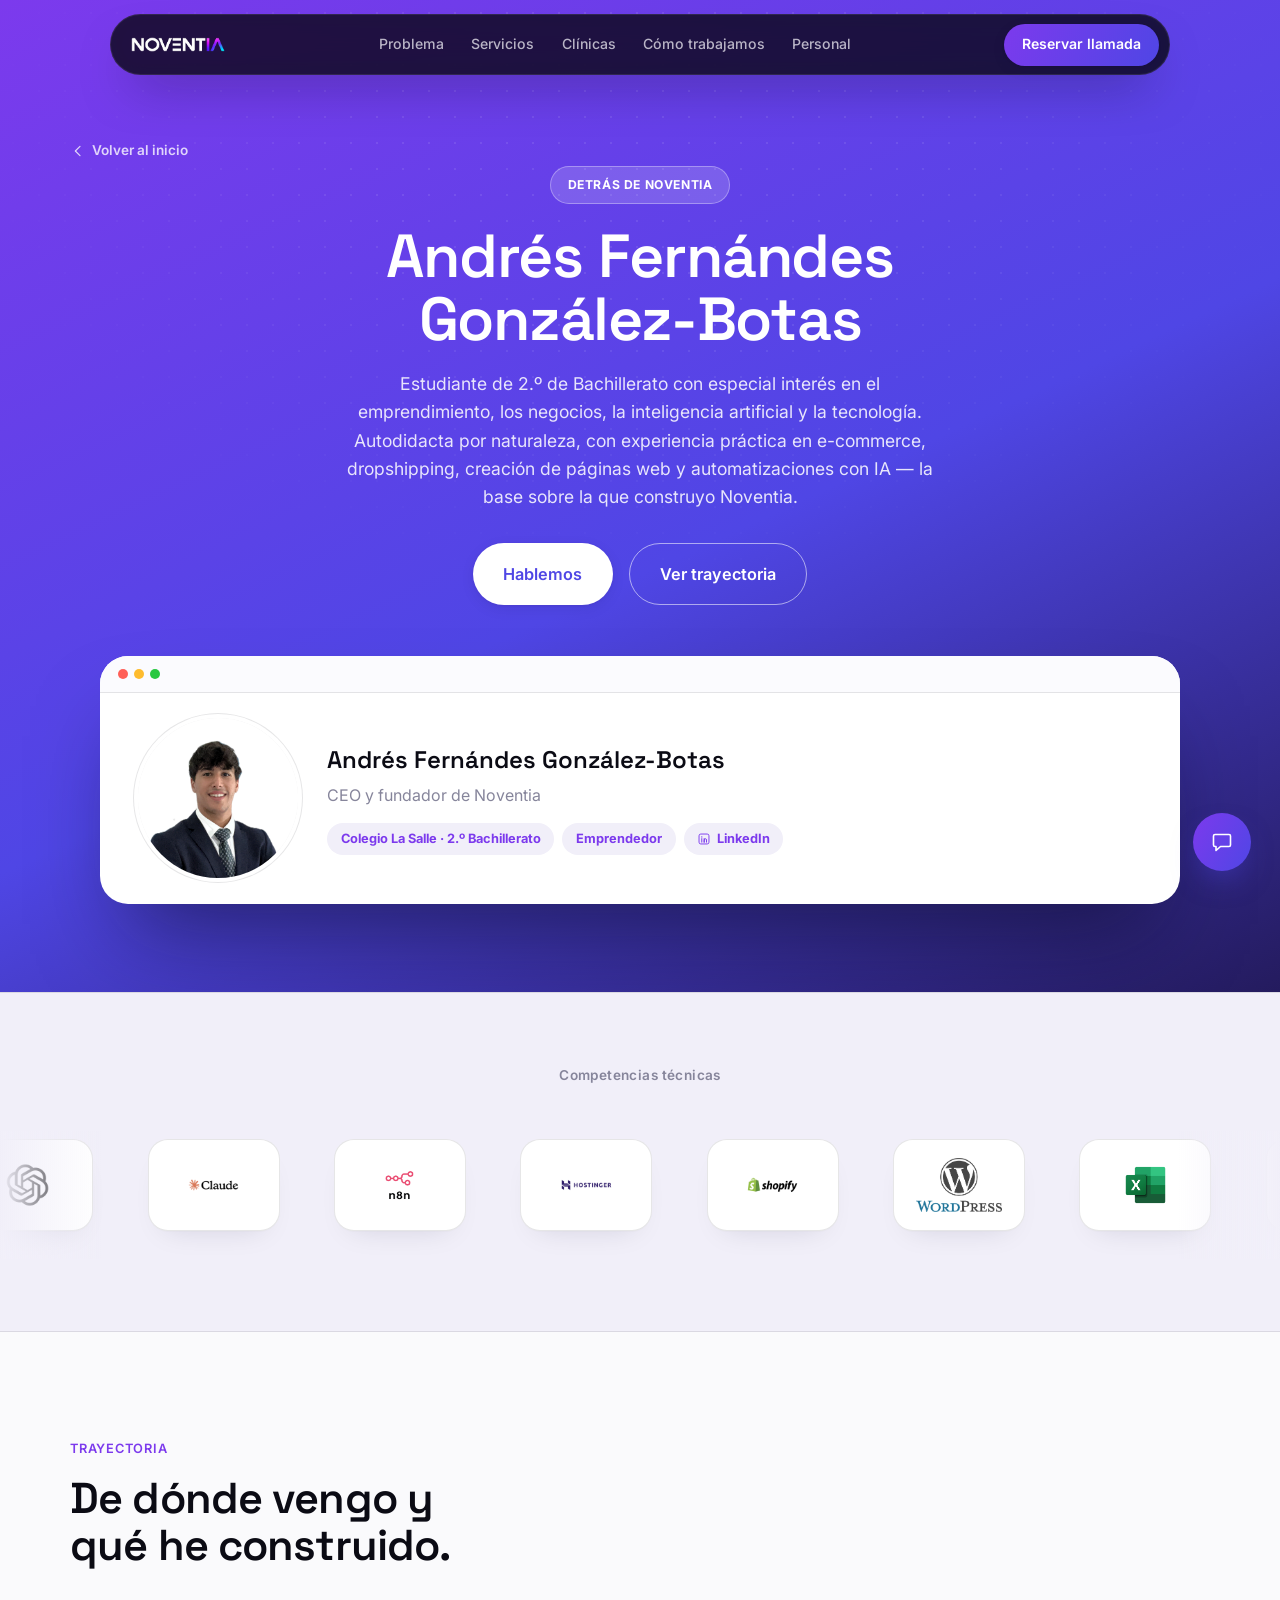
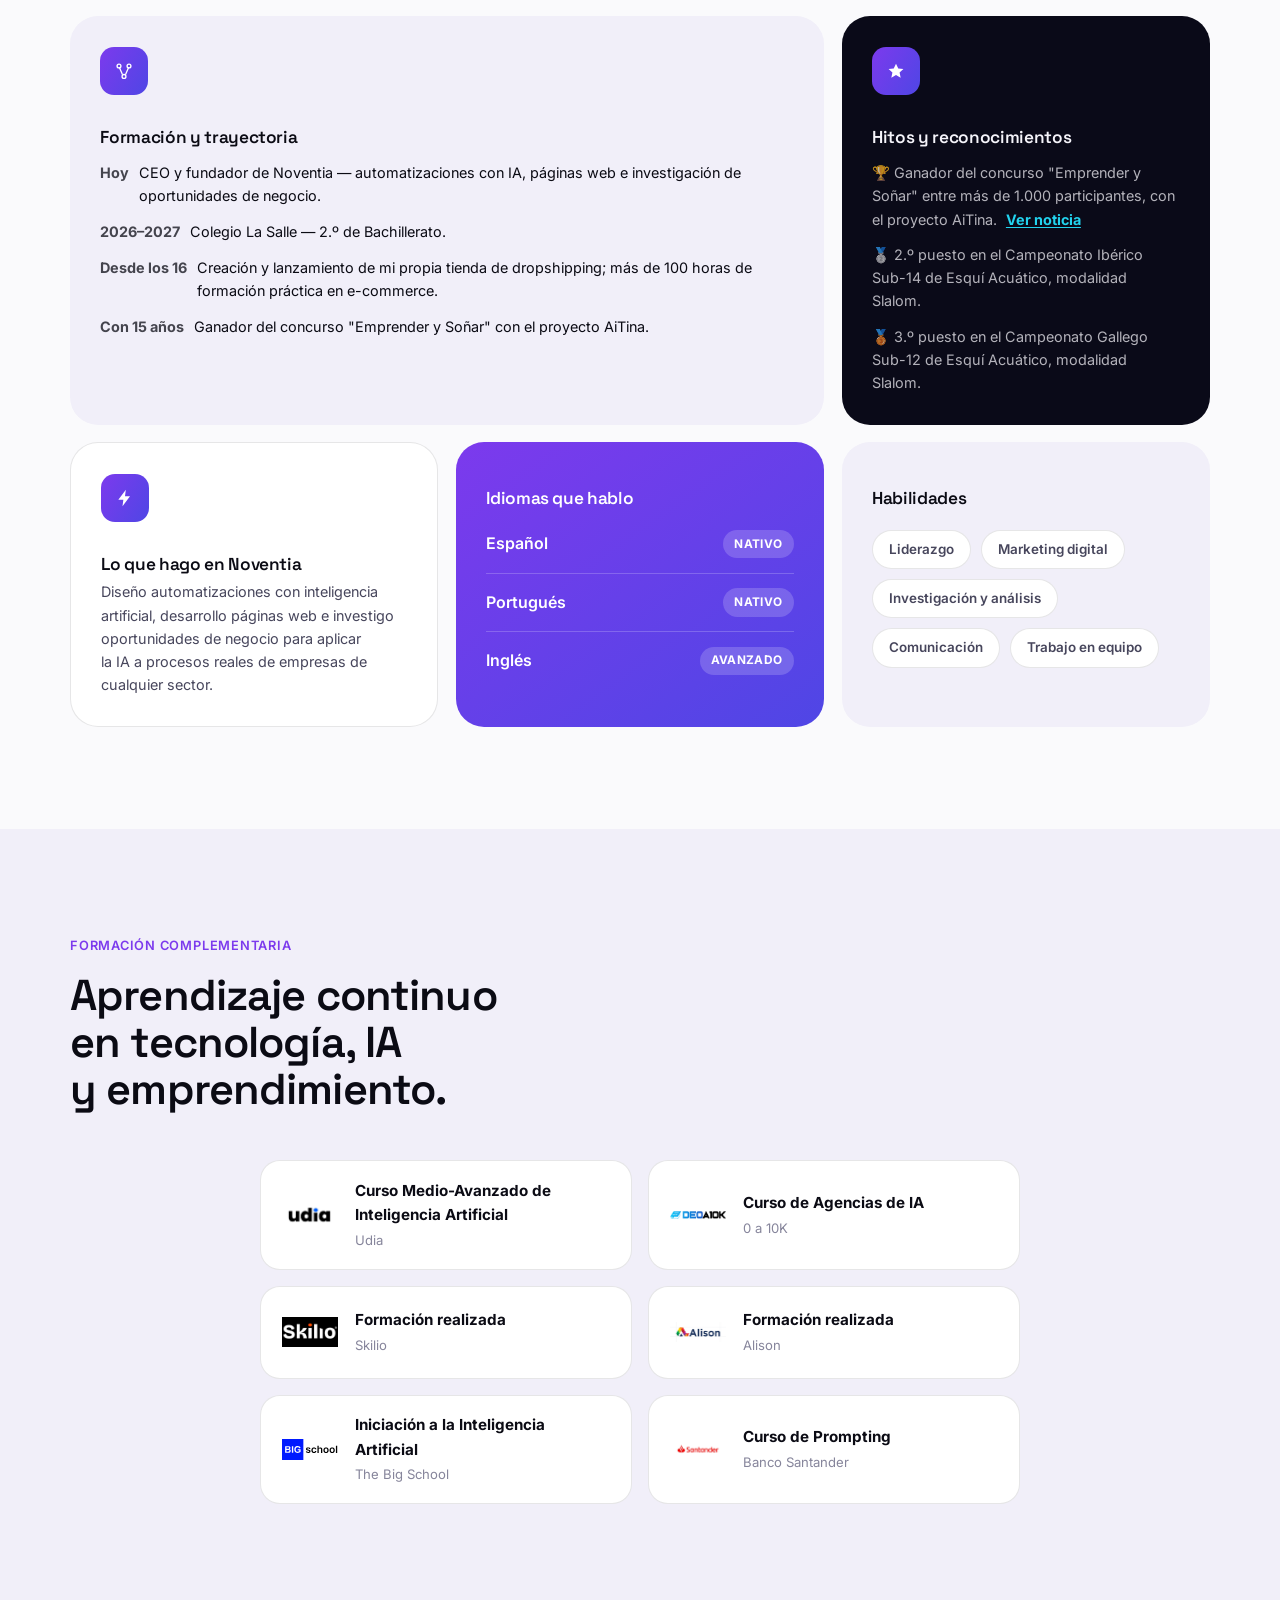
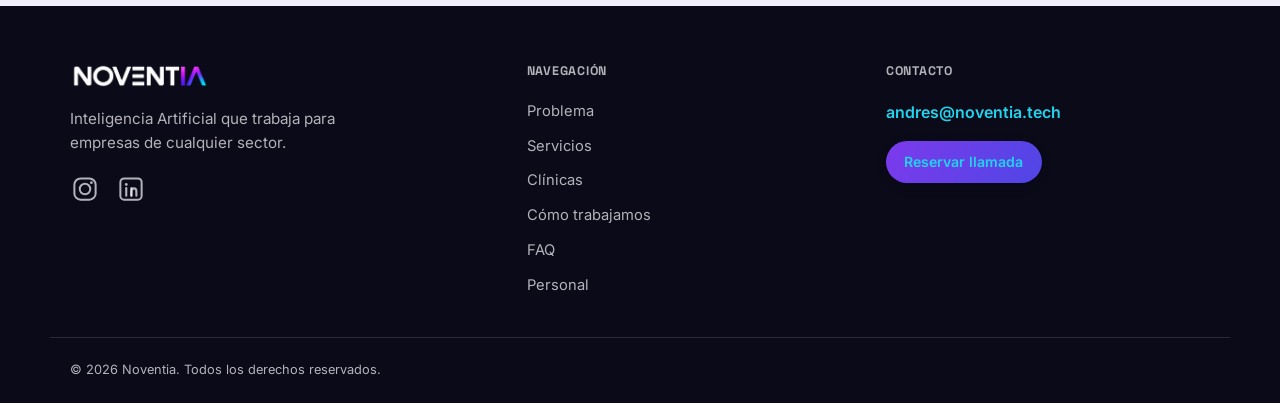
<file: noventia-web/persona.html>
<!doctype html>
<html lang="es">
<head>
<meta charset="utf-8">
<meta name="viewport" content="width=device-width, initial-scale=1">
<title>Personal — Noventia</title>
<meta name="description" content="Andrés Fernándes González-Botas, CEO y fundador de Noventia.">
<meta name="theme-color" content="#0A0A18">
<meta name="robots" content="noindex">

<link rel="icon" href="assets/img/logo.png" type="image/png">
<link rel="apple-touch-icon" href="assets/img/logo.png">

<link rel="preconnect" href="https://fonts.googleapis.com">
<link rel="preconnect" href="https://fonts.gstatic.com" crossorigin>
<link rel="stylesheet" href="https://fonts.googleapis.com/css2?family=Space+Grotesk:wght@500;600;700&family=Inter:wght@400;500;600;700&display=swap">

<link rel="stylesheet" href="styles.css?v=20260807">
</head>
<body>
<a class="skip-link" href="#main">Saltar al contenido</a>

<!-- ============ ICON SPRITE ============ -->
<svg xmlns="http://www.w3.org/2000/svg" style="display:none" aria-hidden="true">
  <defs>
    <symbol id="icon-check" viewBox="0 0 24 24"><circle cx="12" cy="12" r="8.3" fill="none" stroke="currentColor" stroke-width="1.6"/><path d="M8 12.4l2.6 2.6L16 9.4" fill="none" stroke="currentColor" stroke-width="1.6" stroke-linecap="round" stroke-linejoin="round"/></symbol>
    <symbol id="icon-user" viewBox="0 0 24 24"><circle cx="12" cy="8.4" r="3.3" fill="none" stroke="currentColor" stroke-width="1.6"/><path d="M4.8 20c1.3-4 4.2-6.1 7.2-6.1s5.9 2.1 7.2 6.1" fill="none" stroke="currentColor" stroke-width="1.6" stroke-linecap="round" stroke-linejoin="round"/></symbol>
    <symbol id="icon-star" viewBox="0 0 24 24"><path d="M12 3.4l2.7 5.7 6.2.6-4.6 4.2 1.3 6.1L12 16.9l-5.6 3.1 1.3-6.1-4.6-4.2 6.2-.6L12 3.4z" fill="currentColor" stroke="none"/></symbol>
    <symbol id="icon-arrow" viewBox="0 0 24 24"><path d="M4.5 12h15M13.5 6l6 6-6 6" fill="none" stroke="currentColor" stroke-width="1.6" stroke-linecap="round" stroke-linejoin="round"/></symbol>
    <symbol id="icon-chevron-left" viewBox="0 0 24 24"><path d="M15 5l-7 7 7 7" fill="none" stroke="currentColor" stroke-width="1.8" stroke-linecap="round" stroke-linejoin="round"/></symbol>
    <symbol id="icon-flow" viewBox="0 0 24 24"><circle cx="6" cy="6" r="2.3" fill="none" stroke="currentColor" stroke-width="1.6"/><circle cx="18" cy="6" r="2.3" fill="none" stroke="currentColor" stroke-width="1.6"/><circle cx="12" cy="18.5" r="2.3" fill="none" stroke="currentColor" stroke-width="1.6"/><path d="M6.6 8.2 10 15.8M17.4 8.2 14 15.8" fill="none" stroke="currentColor" stroke-width="1.6" stroke-linecap="round"/></symbol>
    <symbol id="icon-web" viewBox="0 0 24 24"><rect x="3" y="5" width="18" height="14" rx="2.2" fill="none" stroke="currentColor" stroke-width="1.6"/><path d="M3 9.2h18" stroke="currentColor" stroke-width="1.6"/><circle cx="6.2" cy="7.1" r=".6" fill="currentColor" stroke="none"/><circle cx="8.2" cy="7.1" r=".6" fill="currentColor" stroke="none"/></symbol>
    <symbol id="icon-bolt" viewBox="0 0 24 24"><path d="M13 2 4 14h6l-1 8 9-12h-6l1-8z" fill="currentColor" stroke="none"/></symbol>
    <symbol id="icon-chat" viewBox="0 0 24 24"><path d="M5 4.5h14A1.5 1.5 0 0 1 20.5 6v9a1.5 1.5 0 0 1-1.5 1.5h-8.5L6 20.5V16.5H5A1.5 1.5 0 0 1 3.5 15V6A1.5 1.5 0 0 1 5 4.5z" fill="none" stroke="currentColor" stroke-width="1.6" stroke-linecap="round" stroke-linejoin="round"/></symbol>
    <symbol id="icon-shield" viewBox="0 0 24 24"><path d="M12 3.2 19 6v6c0 4.9-3 8.3-7 9.1-4-.8-7-4.2-7-9.1V6l7-2.8z" fill="none" stroke="currentColor" stroke-width="1.6" stroke-linejoin="round"/><path d="M8.8 12.2 11 14.4l4.2-4.4" fill="none" stroke="currentColor" stroke-width="1.6" stroke-linecap="round" stroke-linejoin="round"/></symbol>
    <symbol id="icon-close" viewBox="0 0 24 24"><path d="M6 6l12 12M18 6 6 18" fill="none" stroke="currentColor" stroke-width="1.8" stroke-linecap="round"/></symbol>
    <symbol id="icon-menu" viewBox="0 0 24 24"><path d="M4 7h16M4 12h16M4 17h16" fill="none" stroke="currentColor" stroke-width="1.8" stroke-linecap="round"/></symbol>
    <symbol id="icon-instagram" viewBox="0 0 24 24"><rect x="3.5" y="3.5" width="17" height="17" rx="5" fill="none" stroke="currentColor" stroke-width="1.6"/><circle cx="12" cy="12" r="4.2" fill="none" stroke="currentColor" stroke-width="1.6"/><circle cx="17.1" cy="6.9" r="1.1" fill="currentColor" stroke="none"/></symbol>
    <symbol id="icon-linkedin" viewBox="0 0 24 24"><rect x="3.5" y="3.5" width="17" height="17" rx="3" fill="none" stroke="currentColor" stroke-width="1.6"/><circle cx="8.2" cy="8.4" r="1.15" fill="currentColor" stroke="none"/><path d="M8.2 11.3v6.1" fill="none" stroke="currentColor" stroke-width="1.7" stroke-linecap="round"/><path d="M12.3 17.4v-3.6c0-1.4.9-2.3 2.1-2.3s1.9.9 1.9 2.3v3.6" fill="none" stroke="currentColor" stroke-width="1.7" stroke-linecap="round" stroke-linejoin="round"/><path d="M12.3 17.4v-6.1" fill="none" stroke="currentColor" stroke-width="1.7" stroke-linecap="round"/></symbol>
  </defs>
</svg>

<!-- ============ NAV ============ -->
<header class="nav" data-nav>
  <div class="nav-inner">
    <a href="index.html#top" class="nav-logo" aria-label="Noventia — inicio">
      <img src="assets/img/logo-wordmark-transparent.png" alt="Noventia" width="104" height="20">
    </a>
    <nav class="nav-links" aria-label="Navegación principal">
      <a class="nav-link" href="index.html#problema">Problema</a>
      <a class="nav-link" href="index.html#servicios">Servicios</a>
      <a class="nav-link" href="index.html#clinicas">Clínicas</a>
      <a class="nav-link" href="index.html#como-trabajamos">Cómo trabajamos</a>
      <a class="nav-link" href="persona.html">Personal</a>
    </nav>
    <a class="btn btn-primary btn-sm nav-cta" data-magnetic data-magnetic-strength="0.25" href="index.html#contacto">Reservar llamada</a>
    <button class="nav-burger" data-nav-toggle aria-label="Abrir menú" aria-expanded="false" aria-controls="mobile-nav">
      <svg class="icon"><use href="#icon-menu"></use></svg>
    </button>
  </div>
</header>

<div class="mobile-nav" id="mobile-nav" data-mobile-nav aria-hidden="true">
  <button class="mobile-nav-close" data-nav-close aria-label="Cerrar menú">
    <svg class="icon"><use href="#icon-close"></use></svg>
  </button>
  <nav aria-label="Navegación móvil">
    <a href="index.html#problema">Problema</a>
    <a href="index.html#servicios">Servicios</a>
    <a href="index.html#clinicas">Clínicas</a>
    <a href="index.html#como-trabajamos">Cómo trabajamos</a>
    <a href="persona.html">Personal</a>
    <a class="btn btn-primary" href="index.html#contacto">Reservar una llamada</a>
  </nav>
</div>

<main id="main">

<!-- ============ PERSONA HERO (estilo producto SaaS) ============ -->
<section class="persona-hero-tech" id="top">
  <div class="container">
    <a class="persona-back" href="index.html#top">
      <svg class="icon"><use href="#icon-chevron-left"></use></svg>
      Volver al inicio
    </a>

    <div class="persona-hero-copy" data-reveal>
      <span class="pill-badge-light">Detrás de Noventia</span>
      <h1 class="persona-name-tech">Andrés Fernándes González-Botas</h1>
      <p class="persona-bio-tech">
        Estudiante de 2.º de Bachillerato con especial interés en el emprendimiento, los negocios,
        la inteligencia artificial y la tecnología. Autodidacta por naturaleza, con experiencia práctica
        en e-commerce, dropshipping, creación de páginas web y automatizaciones con IA — la base sobre la que construyo Noventia.
      </p>
      <div class="persona-hero-actions-tech">
        <a class="btn btn-white btn-lg" data-magnetic data-magnetic-strength="0.2" href="index.html#contacto">Hablemos</a>
        <a class="btn btn-white-outline btn-lg" href="#trayectoria">Ver trayectoria</a>
      </div>
    </div>

    <!-- Mock card: tarjeta de producto con avatar y datos, como un screenshot de dashboard -->
    <div class="mock-card" data-reveal>
      <div class="mock-card-bar">
        <span class="mock-dot mock-dot-red"></span>
        <span class="mock-dot mock-dot-yellow"></span>
        <span class="mock-dot mock-dot-green"></span>
      </div>
      <div class="mock-card-body">
        <div class="mock-avatar">
          <img src="assets/img/founder-avatar-real.png" alt="Andrés Fernándes González-Botas" width="210" height="210">
        </div>
        <div>
          <p class="mock-profile-name">Andrés Fernándes González-Botas</p>
          <p class="mock-profile-role">CEO y fundador de Noventia</p>
          <div class="mock-tag-row">
            <span class="mock-tag">Colegio La Salle · 2.º Bachillerato</span>
            <span class="mock-tag">Emprendedor</span>
            <a class="mock-tag mock-tag-link" href="https://www.linkedin.com/in/andr%C3%A9s-fernandes-gonz%C3%A1lez-botas-a63764319/" target="_blank" rel="noopener">
              <svg class="icon icon-sm"><use href="#icon-linkedin"></use></svg>
              LinkedIn
            </a>
          </div>
        </div>
      </div>
    </div>
  </div>
</section>

<!-- ============ HABILIDADES ============ -->
<section class="logo-section">
  <div class="container">
    <p class="logo-strip-title" data-reveal>Competencias técnicas</p>
  </div>
  <div class="reviews-marquee-wrap" data-reviews-wrap>
    <div class="reviews-marquee-track" data-reviews-track>
      <span class="tool-logo-chip"><img src="assets/img/logo-chatgpt.webp" alt="ChatGPT" loading="lazy"></span>
      <span class="tool-logo-chip"><img src="assets/img/logo-claude.png" alt="Claude" loading="lazy"></span>
      <span class="tool-logo-chip"><img src="assets/img/logo-n8n.png" alt="n8n" loading="lazy"></span>
      <span class="tool-logo-chip"><img src="assets/img/logo-hostinger.png" alt="Hostinger" loading="lazy"></span>
      <span class="tool-logo-chip"><img src="assets/img/logo-shopify.png" alt="Shopify" loading="lazy"></span>
      <span class="tool-logo-chip"><img src="assets/img/logo-wordpress.png" alt="WordPress" loading="lazy"></span>
      <span class="tool-logo-chip"><img src="assets/img/logo-excel.png" alt="Microsoft Excel" loading="lazy"></span>
      <span class="tool-logo-chip"><img src="assets/img/logo-python.webp" alt="Python" loading="lazy"></span>
      <span class="tool-logo-chip"><img src="assets/img/logo-make.jpg" alt="Make" loading="lazy"></span>
      <span class="tool-logo-chip"><img src="assets/img/logo-autods.png" alt="AutoDS" loading="lazy"></span>
      <span class="tool-logo-chip"><img src="assets/img/logo-youtube-auto.png" alt="YouTube Automation" loading="lazy"></span>
    </div>
  </div>
</section>

<!-- ============ TRAYECTORIA + HITOS (bento grid) ============ -->
<section class="section" id="trayectoria">
  <div class="container">
    <div class="section-head" data-reveal>
      <p class="eyebrow">Trayectoria</p>
      <h2>De dónde vengo y qué he construido.</h2>
    </div>

    <div class="bento-grid">
      <article class="bento-card bento-card-light bento-card-span2" data-reveal>
        <span class="service-icon"><svg class="icon"><use href="#icon-flow"></use></svg></span>
        <h3>Formación y trayectoria</h3>
        <ul class="bento-list">
          <li><span class="bento-date">Hoy</span><span>CEO y fundador de Noventia — automatizaciones con IA, páginas web e investigación de oportunidades de negocio.</span></li>
          <li><span class="bento-date">2026–2027</span><span>Colegio La Salle — 2.º de Bachillerato.</span></li>
          <li><span class="bento-date">Desde los 16</span><span>Creación y lanzamiento de mi propia tienda de dropshipping; más de 100 horas de formación práctica en e-commerce.</span></li>
          <li><span class="bento-date">Con 15 años</span><span>Ganador del concurso "Emprender y Soñar" con el proyecto AiTina.</span></li>
        </ul>
      </article>

      <article class="bento-card bento-card-dark" data-reveal>
        <span class="service-icon"><svg class="icon"><use href="#icon-star"></use></svg></span>
        <h3>Hitos y reconocimientos</h3>
        <ul class="bento-list">
          <li><span>🏆 Ganador del concurso "Emprender y Soñar" entre más de 1.000 participantes, con el proyecto AiTina. <a class="hito-link" href="https://www.elcorreogallego.es/santiago/2025/05/15/alumnos-cluny-santiago-ganan-concurso-emprendimiento-117407046.html" target="_blank" rel="noopener">Ver noticia</a></span></li>
          <li><span>🥈 2.º puesto en el Campeonato Ibérico Sub-14 de Esquí Acuático, modalidad Slalom.</span></li>
          <li><span>🥉 3.º puesto en el Campeonato Gallego Sub-12 de Esquí Acuático, modalidad Slalom.</span></li>
        </ul>
      </article>

      <article class="bento-card bento-card-white" data-reveal>
        <span class="service-icon"><svg class="icon"><use href="#icon-bolt"></use></svg></span>
        <h3>Lo que hago en Noventia</h3>
        <p>Diseño automatizaciones con inteligencia artificial, desarrollo páginas web e investigo oportunidades de negocio para aplicar la IA a procesos reales de empresas de cualquier sector.</p>
      </article>

      <article class="bento-card bento-card-accent" data-reveal>
        <h3>Idiomas que hablo</h3>
        <div class="lang-list">
          <div class="lang-item">
            <span class="lang-name">Español</span>
            <span class="lang-level">Nativo</span>
          </div>
          <div class="lang-item">
            <span class="lang-name">Portugués</span>
            <span class="lang-level">Nativo</span>
          </div>
          <div class="lang-item">
            <span class="lang-name">Inglés</span>
            <span class="lang-level">Avanzado</span>
          </div>
        </div>
      </article>

      <article class="bento-card bento-card-light" data-reveal>
        <h3>Habilidades</h3>
        <div class="skill-pill-row skill-pill-row-inline">
          <span class="skill-pill">Liderazgo</span>
          <span class="skill-pill">Marketing digital</span>
          <span class="skill-pill">Investigación y análisis</span>
          <span class="skill-pill">Comunicación</span>
          <span class="skill-pill">Trabajo en equipo</span>
        </div>
      </article>
    </div>
  </div>
</section>

<!-- ============ FORMACIÓN COMPLEMENTARIA ============ -->
<section class="section section-alt" id="formacion">
  <div class="container">
    <div class="section-head" data-reveal>
      <p class="eyebrow">Formación complementaria</p>
      <h2>Aprendizaje continuo en tecnología, IA y emprendimiento.</h2>
    </div>

    <div class="formacion-list">
      <div class="formacion-item" data-reveal>
        <span class="formacion-logo"><img src="assets/img/logo-udia.jpg" alt="Udia" loading="lazy"></span>
        <div class="formacion-text">
          <strong>Curso Medio-Avanzado de Inteligencia Artificial</strong>
          <span>Udia</span>
        </div>
      </div>
      <div class="formacion-item" data-reveal>
        <span class="formacion-logo"><img src="assets/img/logo-0a10k.png" alt="0 a 10K" loading="lazy"></span>
        <div class="formacion-text">
          <strong>Curso de Agencias de IA</strong>
          <span>0 a 10K</span>
        </div>
      </div>
      <div class="formacion-item" data-reveal>
        <span class="formacion-logo"><img src="assets/img/logo-skilio.jpg" alt="Skilio" loading="lazy"></span>
        <div class="formacion-text">
          <strong>Formación realizada</strong>
          <span>Skilio</span>
        </div>
      </div>
      <div class="formacion-item" data-reveal>
        <span class="formacion-logo"><img src="assets/img/logo-alison.jpg" alt="Alison" loading="lazy"></span>
        <div class="formacion-text">
          <strong>Formación realizada</strong>
          <span>Alison</span>
        </div>
      </div>
      <div class="formacion-item" data-reveal>
        <span class="formacion-logo"><img src="assets/img/logo-bigschool.svg" alt="The Big School" loading="lazy"></span>
        <div class="formacion-text">
          <strong>Iniciación a la Inteligencia Artificial</strong>
          <span>The Big School</span>
        </div>
      </div>
      <div class="formacion-item" data-reveal>
        <span class="formacion-logo"><img src="assets/img/logo-santander.jpg" alt="Banco Santander" loading="lazy"></span>
        <div class="formacion-text">
          <strong>Curso de Prompting</strong>
          <span>Banco Santander</span>
        </div>
      </div>
    </div>
  </div>
</section>

</main>

<!-- ============ FOOTER ============ -->
<footer class="footer">
  <div class="container footer-inner">
    <div class="footer-brand">
      <img src="assets/img/logo-wordmark-transparent.png" alt="Noventia" width="120" height="23">
      <p>Inteligencia Artificial que trabaja para empresas de cualquier sector.</p>
      <div class="footer-social-row">
        <a class="footer-social" href="https://instagram.com/noventia.tech" target="_blank" rel="noopener" aria-label="Instagram de Noventia">
          <svg class="icon"><use href="#icon-instagram"></use></svg>
        </a>
        <a class="footer-social" href="https://www.linkedin.com/company/noventia-tech/" target="_blank" rel="noopener" aria-label="LinkedIn de Noventia">
          <svg class="icon"><use href="#icon-linkedin"></use></svg>
        </a>
      </div>
    </div>
    <div class="footer-col">
      <p class="footer-col-title">Navegación</p>
      <nav class="footer-links" aria-label="Enlaces del footer">
        <a href="index.html#problema">Problema</a>
        <a href="index.html#servicios">Servicios</a>
        <a href="index.html#clinicas">Clínicas</a>
        <a href="index.html#como-trabajamos">Cómo trabajamos</a>
        <a href="index.html#faq">FAQ</a>
        <a href="persona.html">Personal</a>
      </nav>
    </div>
    <div class="footer-col">
      <p class="footer-col-title">Contacto</p>
      <div class="footer-contact">
        <a href="mailto:andres@noventia.tech">andres@noventia.tech</a>
        <a class="btn btn-primary btn-sm footer-cta" href="index.html#contacto">Reservar llamada</a>
      </div>
    </div>
  </div>
  <div class="container footer-bottom">
    <p>© 2026 Noventia. Todos los derechos reservados.</p>
  </div>
</footer>

<!-- ============ CHAT WIDGET ============ -->
<div class="chat-widget" data-chat-widget>
  <button class="chat-toggle" data-chat-toggle aria-label="Abrir chat">
    <svg class="icon"><use href="#icon-chat"></use></svg>
  </button>
  <div class="chat-panel" data-chat-panel aria-hidden="true">
    <div class="chat-panel-head">
      <span>Asistente Noventia</span>
      <button class="chat-close" data-chat-close aria-label="Cerrar chat">
        <svg class="icon icon-sm"><use href="#icon-close"></use></svg>
      </button>
    </div>
    <div class="chat-messages" data-chat-messages>
      <div class="chat-msg chat-msg-bot">¡Hola! Soy el asistente de Noventia. ¿En qué puedo ayudarte?</div>
    </div>
    <form class="chat-form" data-chat-form>
      <input type="text" data-chat-input placeholder="Escribe tu mensaje…" autocomplete="off" required>
      <button type="submit" aria-label="Enviar">
        <svg class="icon icon-sm"><use href="#icon-arrow"></use></svg>
      </button>
    </form>
  </div>
</div>

<script defer src="lib/gsap.min.js"></script>
<script defer src="lib/ScrollTrigger.min.js"></script>
<script defer src="lib/manifest.js"></script>
<script defer src="main.js?v=20260807"></script>
</body>
</html>
</file>
<file: noventia-web/styles.css>
/* =============================================================
   1. Tokens
   ============================================================= */
:root {
  --navy:        #0A0A18;
  --navy-2:      #14142B;
  --navy-3:      #1D1D3A;
  --bg:          #FAFAFC;
  --bg-2:        #F1EFF9;
  --paper:       #FFFFFF;
  --ink:         #0B0B14;
  --ink-soft:    #47465C;
  --ink-mute:    #86859B;
  --on-dark:     #F5F4FA;
  --on-dark-soft: rgba(245,244,250,0.72);
  --line:        rgba(10,10,24,0.10);
  --line-dark:   rgba(245,244,250,0.14);

  --glass:        rgba(255,255,255,0.55);
  --glass-strong: rgba(255,255,255,0.78);
  --glass-border: rgba(255,255,255,0.65);
  --glass-dark:        rgba(255,255,255,0.06);
  --glass-dark-border: rgba(255,255,255,0.14);

  --grad-1: #C026D3;
  --grad-2: #7C3AED;
  --grad-3: #4F46E5;
  --grad-4: #22D3EE;
  --accent:   #7C3AED;
  --accent-2: #22D3EE;
  --gradient-cta: linear-gradient(120deg, var(--grad-2), var(--grad-3));
  --gradient-text: linear-gradient(90deg, var(--grad-1), var(--grad-2), var(--grad-3), var(--grad-4));

  --radius-sm: 12px;
  --radius: 20px;
  --radius-lg: 28px;
  --radius-full: 999px;

  --sans: "Inter", -apple-system, BlinkMacSystemFont, "Segoe UI", system-ui, sans-serif;
  --display: "Space Grotesk", var(--sans);

  --ease-out:  cubic-bezier(0.16, 1, 0.3, 1);
  --ease-in:   cubic-bezier(0.7, 0, 0.84, 0);
  --ease-soft: cubic-bezier(0.25, 0.46, 0.45, 0.94);
  --ease-bounce: cubic-bezier(0.34, 1.56, 0.64, 1);

  --container: 1180px;
  --nav-h: 92px;
}

/* =============================================================
   2. Reset & base
   ============================================================= */
*, *::before, *::after { box-sizing: border-box; margin: 0; }
html {
  -webkit-text-size-adjust: 100%;
  tab-size: 2;
  scroll-behavior: smooth;
  scroll-padding-top: var(--nav-h);
}
body {
  font-family: var(--sans);
  font-size: 16px;
  line-height: 1.6;
  color: var(--ink);
  background: var(--bg);
  -webkit-font-smoothing: antialiased;
  -moz-osx-font-smoothing: grayscale;
  text-rendering: optimizeLegibility;
  overflow-x: clip;
  overscroll-behavior-y: none;
}
img, svg, video { display: block; max-width: 100%; }
img { height: auto; }
button { font: inherit; color: inherit; cursor: pointer; border: 0; background: none; }
a { color: inherit; text-decoration: none; }
p { text-wrap: pretty; }
h1, h2, h3, h4 {
  font-family: var(--display);
  text-wrap: balance;
  line-height: 1.08;
  letter-spacing: -0.02em;
  font-weight: 600;
}
ul { list-style: none; padding: 0; }
::selection { background: var(--accent); color: #fff; }

:focus-visible {
  outline: 2px solid var(--accent);
  outline-offset: 3px;
  border-radius: 4px;
}

/* =============================================================
   3. Utilities
   ============================================================= */
.container {
  width: 100%;
  max-width: var(--container);
  margin-inline: auto;
  padding-inline: 1.25rem;
}
.container-narrow { max-width: 760px; }

.skip-link {
  position: fixed; top: -100px; left: 1rem;
  padding: .7rem 1.1rem; background: var(--navy); color: #fff;
  z-index: 9999; border-radius: 10px; font-weight: 600;
  transition: top .3s var(--ease-out);
}
.skip-link:focus { top: 1rem; }

.icon { width: 20px; height: 20px; flex-shrink: 0; }
.icon-sm { width: 15px; height: 15px; }
.icon-lg { width: 34px; height: 34px; }

.text-gradient {
  background: var(--gradient-text);
  background-size: 200% auto;
  -webkit-background-clip: text; background-clip: text;
  color: transparent;
}

.grid { display: grid; gap: 1.1rem; }
.grid > * { min-width: 0; }
.grid-2 { grid-template-columns: minmax(0, 1fr); }
.grid-3 { grid-template-columns: minmax(0, 1fr); }
.grid-4 { grid-template-columns: minmax(0, 1fr); }
.grid-5 { grid-template-columns: minmax(0, 1fr); }
@media (min-width: 540px) {
  .grid-2 { grid-template-columns: repeat(2, 1fr); }
  .grid-4 { grid-template-columns: repeat(2, 1fr); }
  .grid-5 { grid-template-columns: repeat(2, 1fr); }
}
@media (min-width: 960px) {
  .grid-3 { grid-template-columns: repeat(3, 1fr); }
  .grid-4 { grid-template-columns: repeat(4, 1fr); }
  .grid-5 { grid-template-columns: repeat(3, 1fr); }
}
@media (min-width: 1280px) {
  .grid-5 { grid-template-columns: repeat(5, 1fr); }
}

.split { display: grid; grid-template-columns: minmax(0, 1fr); gap: 2.5rem; align-items: center; }
.split-visual { position: relative; }
@media (min-width: 960px) {
  .split { grid-template-columns: 1fr 1fr; gap: 4rem; }
}
.split-copy, .split-visual { min-width: 0; }

/* =============================================================
   4. Typography
   ============================================================= */
.eyebrow {
  display: inline-flex; align-items: center; gap: .5rem;
  font-size: .8rem; font-weight: 600; letter-spacing: .06em;
  text-transform: uppercase; color: var(--accent);
  margin-bottom: 1rem;
}
.eyebrow-dark { color: var(--accent-2); }

h1.hero-title { font-size: clamp(2.4rem, 5.6vw, 4.4rem); max-width: 16ch; }
.section-head h2 { font-size: clamp(1.9rem, 3.4vw, 2.7rem); max-width: 20ch; }
.section-head { max-width: 760px; margin-bottom: 3rem; }
.section-intro { margin-top: 1.1rem; color: var(--ink-soft); font-size: 1.08rem; max-width: 56ch; }
.text-on-dark { color: var(--on-dark); }
.text-on-dark-soft { color: var(--on-dark-soft); }

.link-arrow {
  display: inline-flex; align-items: center; gap: .5rem;
  font-weight: 600; color: var(--accent); margin-top: 1.4rem;
}
.link-arrow .icon { transition: transform .35s var(--ease-out); }
.link-arrow:hover .icon { transform: translateX(4px); }

/* =============================================================
   5. Components
   ============================================================= */

/* Buttons */
.btn {
  display: inline-flex; align-items: center; justify-content: center; gap: .55rem;
  padding: .85rem 1.5rem; border-radius: var(--radius-full);
  font-weight: 600; font-size: .96rem; white-space: nowrap;
  box-shadow: 0 4px 14px rgba(20,10,50,0.08), 0 1px 3px rgba(20,10,50,0.06);
  transition: transform .45s var(--ease-soft), box-shadow .45s var(--ease-soft), background .3s;
}
.btn:hover { transform: translateY(-3px); }
.btn:active { transform: translateY(-1px); transition-duration: .12s; }

.btn-primary {
  background: var(--gradient-cta); color: #fff;
}
.btn-primary:hover {
  box-shadow: 0 20px 40px -8px rgba(124,58,237,0.45), 0 8px 18px rgba(124,58,237,0.25);
}
.btn-ghost {
  background: var(--glass); color: var(--ink);
  border: 1px solid var(--line);
  box-shadow: none;
}
.btn-ghost:hover { background: var(--glass-strong); box-shadow: 0 10px 24px rgba(20,10,50,0.08); }
.btn-lg { padding: 1.05rem 1.9rem; font-size: 1.02rem; }
.btn-sm { padding: .6rem 1.15rem; font-size: .88rem; }
.btn-block { width: 100%; }

/* Magnetic wrapper */
.has-magnetic { display: inline-flex; position: relative; isolation: isolate; }
.magnetic-inner {
  display: inline-flex; align-items: center; justify-content: center; gap: inherit;
  will-change: transform;
  transition: transform .8s var(--ease-soft);
}

/* Glass card */
.glass-card {
  position: relative;
  background: var(--glass-strong);
  border: 1px solid var(--glass-border);
  border-radius: var(--radius);
  padding: 1.9rem;
  box-shadow: 0 1px 1px rgba(20,10,50,0.03), 0 20px 44px -20px rgba(20,10,50,0.18);
  transition: transform .5s var(--ease-soft), box-shadow .5s var(--ease-soft);
}
@supports (backdrop-filter: blur(20px)) {
  .glass-card {
    background: var(--glass);
    backdrop-filter: blur(20px) saturate(180%);
    -webkit-backdrop-filter: blur(20px) saturate(180%);
  }
}
.glass-card:hover {
  transform: translateY(-5px);
  box-shadow: 0 1px 1px rgba(20,10,50,0.04), 0 30px 60px -20px rgba(124,58,237,0.28);
}
.glass-card h3 { font-size: 1.18rem; margin-bottom: .55rem; }
.glass-card p { color: var(--ink-soft); font-size: .97rem; }

.service-icon {
  display: inline-flex; align-items: center; justify-content: center;
  width: 48px; height: 48px; border-radius: 14px;
  background: var(--gradient-cta); color: #fff;
  margin-bottom: 1.1rem;
}

.badge-star {
  display: inline-flex; align-items: center; gap: .4rem;
  padding: .35rem .7rem; border-radius: var(--radius-full);
  font-size: .74rem; font-weight: 700; letter-spacing: .02em;
  background: var(--gradient-cta); color: #fff;
  margin-bottom: 1rem;
}
.service-card-flagship { border: 1px solid rgba(124,58,237,0.35); }
.service-card-flagship .link-arrow { margin-top: 1rem; }
.service-mini-list { margin-top: 1.3rem; display: flex; flex-direction: column; gap: .6rem; }
.service-mini-list li { display: flex; align-items: center; gap: .55rem; font-size: .87rem; font-weight: 500; color: var(--ink-soft); }
.service-mini-list .icon { color: var(--accent); flex-shrink: 0; }

.check-list { display: grid; grid-template-columns: minmax(0, 1fr); gap: .8rem; margin-top: 1.6rem; }
@media (min-width: 540px) { .check-list { grid-template-columns: repeat(2, minmax(0, 1fr)); } }
.check-list li { display: flex; align-items: center; gap: .55rem; font-size: .92rem; font-weight: 500; }
.check-list .icon { color: #16A34A; flex-shrink: 0; }
.split-actions { display: flex; flex-wrap: wrap; align-items: center; gap: 1.4rem; margin-top: 1.8rem; }
.split-actions .link-arrow { margin-top: 0; }

/* Sector grid (escalabilidad — "Más allá de las clínicas dentales") */
.sector-card {
  display: flex; flex-direction: column; align-items: center; text-align: center;
  padding: 1.9rem 1.4rem; gap: .2rem; min-height: auto;
}
.sector-card .service-icon { margin-bottom: .6rem; width: 44px; height: 44px; }
.sector-card h3 { font-size: 1rem; margin-bottom: 0; }
.sector-card-cta {
  justify-content: center; background: var(--bg-2);
  border: 1px dashed var(--line);
  box-shadow: none;
}
@supports (backdrop-filter: blur(20px)) { .sector-card-cta { background: var(--bg-2); backdrop-filter: none; } }
.sector-card-cta h3 { color: var(--ink-soft); }
.sector-card-cta .link-arrow { margin-top: .6rem; }

.pill {
  display: inline-flex; align-items: center; gap: .4rem;
  padding: .4rem .8rem; border-radius: var(--radius-full);
  font-size: .8rem; font-weight: 600;
  background: rgba(34,211,238,0.12); color: #0E7A8C;
  border: 1px solid rgba(34,211,238,0.28);
}

/* =============================================================
   6. Nav
   ============================================================= */
.nav {
  position: fixed; top: 14px; left: 50%; transform: translateX(-50%); z-index: 200;
  width: calc(100% - 2rem); max-width: 1060px;
}
.nav-inner {
  display: flex; align-items: center; justify-content: space-between; gap: 1.2rem;
  padding: .55rem .6rem .55rem 1.15rem;
  border-radius: var(--radius-full);
  background: rgba(10,10,24,0.82);
  border: 1px solid rgba(255,255,255,0.09);
  box-shadow: 0 24px 50px -22px rgba(10,10,24,0.55);
  transition: box-shadow .4s var(--ease-out), background-color .4s var(--ease-out);
}
@supports (backdrop-filter: blur(16px)) {
  .nav-inner { backdrop-filter: blur(16px) saturate(160%); -webkit-backdrop-filter: blur(16px) saturate(160%); }
}
.nav.is-scrolled .nav-inner {
  background: rgba(8,8,18,0.94);
  box-shadow: 0 28px 60px -18px rgba(10,10,24,0.65);
}
.nav-logo img { display: block; height: 19px; width: auto; }
.nav-links { display: none; align-items: center; gap: 1.7rem; }
.nav-link { position: relative; font-size: .88rem; font-weight: 500; color: var(--on-dark-soft); padding: .3rem 0; white-space: nowrap; }
.nav-link::after {
  content: ""; position: absolute; left: 0; right: 0; bottom: -2px;
  height: 2px; background: var(--gradient-cta);
  transform: scaleX(0); transform-origin: right;
  transition: transform .4s var(--ease-out);
  border-radius: 2px;
}
.nav-link:hover { color: var(--on-dark); }
.nav-link:hover::after { transform: scaleX(1); transform-origin: left; }
.nav-cta { display: none; }
.nav-burger { display: grid; place-items: center; width: 36px; height: 36px; color: var(--on-dark); flex-shrink: 0; }
@media (min-width: 960px) {
  .nav-links { display: flex; }
  .nav-cta { display: inline-flex; }
  .nav-burger { display: none; }
}

.mobile-nav {
  position: fixed; inset: 0; z-index: 300;
  background: var(--navy); color: var(--on-dark);
  display: grid; place-items: center;
  clip-path: inset(0 0 100% 0);
  transition: clip-path .6s var(--ease-soft);
}
.mobile-nav[data-open="true"] { clip-path: inset(0); }
.mobile-nav nav { display: flex; flex-direction: column; align-items: center; gap: 1.6rem; }
.mobile-nav a { font-family: var(--display); font-size: 1.6rem; font-weight: 600; }
.mobile-nav .btn { margin-top: 1rem; }
.mobile-nav-close { position: absolute; top: 1.4rem; right: 1.4rem; width: 44px; height: 44px; display: grid; place-items: center; color: var(--on-dark); }
@media (min-width: 960px) { .mobile-nav { display: none; } }

/* =============================================================
   7. Sections — shared
   ============================================================= */
.section { padding-block: clamp(4rem, 8vw, 7rem); position: relative; }
.section-alt { background: var(--bg-2); }
.section-dark {
  background: var(--navy);
  color: var(--on-dark);
  position: relative;
  overflow: clip;
  isolation: isolate;
}

/* =============================================================
   8. Hero
   ============================================================= */
.hero {
  position: relative;
  padding-top: calc(var(--nav-h) + clamp(3rem, 8vh, 6rem));
  padding-bottom: clamp(3rem, 8vh, 6rem);
  overflow: clip;
  isolation: isolate;
}
.hero-mesh {
  position: absolute; inset: -15% -10% -10% -10%; z-index: -2;
  background:
    radial-gradient(38% 42% at 18% 22%, rgba(192,38,211,0.20), transparent 65%),
    radial-gradient(42% 46% at 82% 18%, rgba(79,70,229,0.20), transparent 65%),
    radial-gradient(40% 40% at 55% 85%, rgba(34,211,238,0.16), transparent 65%);
  filter: blur(60px) saturate(140%);
  animation: meshShift 26s ease-in-out infinite;
}
@keyframes meshShift {
  0%, 100% { transform: translate3d(0,0,0) rotate(0deg) scale(1); }
  50%      { transform: translate3d(-1.5%, 1.5%, 0) rotate(6deg) scale(1.06); }
}
.hero-grid {
  position: absolute; inset: 0; z-index: -1;
  background-image: radial-gradient(rgba(10,10,24,0.09) 1px, transparent 1px);
  background-size: 26px 26px;
  mask-image: radial-gradient(ellipse 70% 55% at 50% 25%, black 30%, transparent 75%);
  opacity: .5;
}
.hero-inner { display: grid; grid-template-columns: minmax(0, 1fr); gap: 3rem; align-items: center; }
@media (min-width: 960px) { .hero-inner { grid-template-columns: 1.05fr .95fr; gap: 2.5rem; } }
.hero-copy { min-width: 0; }

.hero-sub { margin-top: 1.3rem; font-size: 1.12rem; color: var(--ink-soft); max-width: 46ch; }
.hero-actions { display: flex; flex-wrap: wrap; gap: 1rem; margin-top: 2rem; }
.hero-trust { margin-top: 1.4rem; font-size: .85rem; color: var(--ink-mute); }

.hero-visual { display: flex; justify-content: center; min-width: 0; }
.call-card { width: 100%; max-width: 400px; min-width: 0; padding: 1.4rem; }
.call-card-head {
  display: flex; align-items: center; gap: .55rem;
  font-size: .82rem; font-weight: 600; color: var(--ink-soft);
  padding-bottom: 1rem; margin-bottom: 1rem; border-bottom: 1px solid var(--line);
}
.call-dot { width: 8px; height: 8px; border-radius: 50%; background: #22C55E; box-shadow: 0 0 0 3px rgba(34,197,94,0.2); }
.call-transcript { display: flex; flex-direction: column; gap: .75rem; }
.bubble { display: flex; align-items: flex-end; gap: .5rem; max-width: 88%; }
.bubble p {
  font-size: .86rem; line-height: 1.4; padding: .6rem .85rem; border-radius: 14px;
  color: var(--ink);
}
.bubble-avatar {
  flex-shrink: 0; width: 24px; height: 24px; border-radius: 50%;
  display: grid; place-items: center; font-size: .65rem; font-weight: 700; color: #fff;
  object-fit: cover;
}
.bubble-ai .bubble-avatar { background: #fff; padding: 4px; box-shadow: inset 0 0 0 1px var(--line); }
.bubble-ai .bubble-avatar img { width: 100%; height: 100%; object-fit: contain; }
.bubble-ai p { background: var(--bg-2); border-bottom-left-radius: 4px; }
.bubble-user { align-self: flex-end; flex-direction: row-reverse; margin-left: auto; }
.bubble-user .bubble-avatar { background: var(--navy); }
.bubble-user p { background: rgba(124,58,237,0.1); border-bottom-right-radius: 4px; }
.call-card-foot { display: flex; flex-wrap: wrap; gap: .5rem; margin-top: 1.1rem; padding-top: 1rem; border-top: 1px solid var(--line); }
.pill-ok { color: #157A4A; background: rgba(34,197,94,0.12); border-color: rgba(34,197,94,0.28); }

/* Hero flow mockup (generic automation pipeline) */
.flow-card { width: 100%; max-width: 400px; min-width: 0; padding: 1.6rem 1.6rem 1.8rem; }
.flow-step { display: flex; align-items: center; gap: 1rem; }
.flow-step div { display: flex; flex-direction: column; gap: .15rem; }
.flow-step strong { font-size: .92rem; font-weight: 600; color: var(--ink); }
.flow-step span { font-size: .78rem; color: var(--ink-mute); }
.flow-icon {
  flex-shrink: 0; width: 42px; height: 42px; border-radius: 12px;
  display: grid; place-items: center;
  background: var(--bg-2); color: var(--ink-soft);
}
.flow-icon-accent { background: var(--gradient-cta); color: #fff; }
.flow-step-center strong { background: var(--gradient-text); background-size: 220% auto; -webkit-background-clip: text; background-clip: text; color: transparent; }
.flow-connector {
  display: block; width: 2px; height: 26px; margin-left: 21px;
  background: repeating-linear-gradient(180deg, var(--line) 0 4px, transparent 4px 8px);
}

/* =============================================================
   8b. Logo strip ("Empresas que ya han confiado")
   ============================================================= */
.logo-section { padding-block: clamp(3rem, 6vw, 4.5rem); background: var(--bg-2); border-block: 1px solid var(--line); }
.logo-strip-title { text-align: center; font-size: .85rem; font-weight: 600; color: var(--ink-mute); letter-spacing: .03em; margin-bottom: 2.6rem; }
.logo-strip {
  display: flex; flex-wrap: wrap; justify-content: center; align-items: center;
  gap: 2.8rem clamp(2.4rem, 6vw, 4.5rem);
  max-width: 920px; margin-inline: auto;
}
.logo-chip {
  display: flex; align-items: center; justify-content: center;
  width: 168px; height: 92px; padding: 1.1rem 1.4rem;
  background: #fff; border-radius: var(--radius); border: 1px solid var(--line);
  box-shadow: 0 1px 1px rgba(20,10,50,0.02), 0 14px 30px -18px rgba(20,10,50,0.15);
  transition: transform .4s var(--ease-soft), box-shadow .4s var(--ease-soft);
}
.logo-chip:hover { transform: translateY(-3px); box-shadow: 0 20px 40px -16px rgba(124,58,237,0.22); }
.logo-chip-transparent { background: transparent; border: none; box-shadow: none; }
.logo-chip-transparent:hover { box-shadow: none; }
.logo-chip img {
  max-width: 100%; max-height: 100%; object-fit: contain;
  filter: grayscale(1) opacity(0.7);
  transition: filter .4s var(--ease-out);
}
.logo-chip:hover img { filter: grayscale(0) opacity(1); }

/* =============================================================
   9. Split section
   ============================================================= */
.split-copy h2 { margin-top: .4rem; margin-bottom: 1.1rem; }
.split-copy p { margin-top: 1rem; color: var(--ink-soft); }
.split-copy p:first-of-type { margin-top: 0; }

/* =============================================================
   10. Process
   ============================================================= */
.process-list { display: flex; flex-direction: column; gap: 1rem; max-width: 780px; margin-inline: auto; }
.process-step {
  display: grid; grid-template-columns: auto 1fr; gap: 1.4rem; align-items: flex-start;
  padding: 1.6rem 1.8rem; border-radius: var(--radius);
  background: var(--glass-strong); border: 1px solid var(--glass-border);
}
@supports (backdrop-filter: blur(16px)) {
  .process-step { background: var(--glass); backdrop-filter: blur(16px) saturate(160%); -webkit-backdrop-filter: blur(16px) saturate(160%); }
}
.process-n {
  font-family: var(--display); font-weight: 700; font-size: 1.3rem;
  background: var(--gradient-text); background-size: 220% auto;
  -webkit-background-clip: text; background-clip: text; color: transparent;
}
.process-step h3 { font-size: 1.1rem; margin-bottom: .35rem; }
.process-step p { color: var(--ink-soft); font-size: .95rem; }

.process-list-grid { max-width: none; }
@media (min-width: 960px) {
  .process-list-grid { display: grid; grid-template-columns: repeat(2, minmax(0, 1fr)); gap: 1.1rem; max-width: 940px; }
}

/* =============================================================
   10b. Trial card (Prueba gratuita)
   ============================================================= */
.trial-card { max-width: 780px; margin-inline: auto; padding: 2.4rem; text-align: center; }
.trial-pills { display: flex; flex-wrap: wrap; justify-content: center; gap: .7rem; margin-bottom: 1.6rem; }
.trial-card p { color: var(--ink-soft); margin-top: .9rem; max-width: 58ch; margin-inline: auto; }
.trial-card p:first-of-type { margin-top: 0; }
.trial-card .btn { margin-top: 1.8rem; }

/* =============================================================
   11. Stats strip
   ============================================================= */
.stats-strip {
  margin-top: 3.5rem; padding: 2.2rem 1.5rem; border-radius: var(--radius-lg);
  background: var(--navy); color: var(--on-dark);
  display: grid; grid-template-columns: repeat(2, minmax(0, 1fr)); gap: 2rem 1rem;
  text-align: center;
  position: relative; overflow: clip; isolation: isolate;
}
@media (min-width: 720px) { .stats-strip { grid-template-columns: repeat(4, minmax(0, 1fr)); } }
@media (min-width: 720px) { .stats-strip-3 { grid-template-columns: repeat(3, minmax(0, 1fr)); } }
.stat-value {
  display: block; font-family: var(--display); font-weight: 700;
  font-size: clamp(1.8rem, 3.2vw, 2.4rem);
  background: var(--gradient-text); background-size: 220% auto;
  -webkit-background-clip: text; background-clip: text; color: transparent;
}
.stat-label { display: block; margin-top: .35rem; font-size: .82rem; color: var(--on-dark-soft); }

/* =============================================================
   13. Testimonials
   ============================================================= */
.testimonial-card blockquote { font-family: var(--display); font-size: 1.05rem; font-weight: 500; line-height: 1.45; color: var(--ink); }
.testimonial-card figcaption {
  margin-top: 1.3rem; display: flex; align-items: center; gap: .7rem;
}
.testimonial-avatar {
  flex-shrink: 0; width: 38px; height: 38px; border-radius: 50%;
  display: grid; place-items: center;
  background: var(--gradient-cta); color: #fff;
  font-size: .74rem; font-weight: 700; line-height: 1; text-align: center;
  object-fit: cover;
}
.testimonial-card figcaption strong { display: block; font-size: .88rem; font-weight: 600; color: var(--ink); }
.testimonial-card figcaption span { display: block; font-size: .8rem; color: var(--ink-mute); }

/* =============================================================
   13b. Case studies
   ============================================================= */
.case-card { display: flex; flex-direction: column; }
.card-photo-banner {
  width: calc(100% + 3.8rem); margin: -1.9rem -1.9rem 1.3rem -1.9rem;
  height: 160px; object-fit: cover; display: block;
  border-radius: var(--radius) var(--radius) 0 0;
}
.case-card-head { display: flex; align-items: center; justify-content: space-between; margin-bottom: 1rem; }
.case-kicker { font-family: var(--display); font-size: .78rem; font-weight: 700; letter-spacing: .04em; color: var(--ink-mute); }
.case-company { font-size: 1.15rem; margin-bottom: 1.2rem; color: var(--ink-mute); font-style: italic; }
.case-fields { display: flex; flex-direction: column; gap: 1rem; }
.case-fields dt { font-size: .72rem; font-weight: 700; letter-spacing: .06em; text-transform: uppercase; color: var(--accent); margin-bottom: .3rem; }
.case-fields dd { font-size: .92rem; color: var(--ink-soft); line-height: 1.5; }
.case-result { padding-top: .9rem; border-top: 1px dashed var(--line); }
.case-result dd { color: var(--ink-mute); font-style: italic; }

/* =============================================================
   13c. Reviews — rating strip + horizontal carousel
   ============================================================= */
.reviews-head { text-align: center; margin-inline: auto; }
.reviews-head h2, .reviews-head .section-intro { margin-inline: auto; }
.reviews-rating {
  display: flex; flex-direction: column; align-items: center; gap: .6rem;
  margin-top: 1.5rem; margin-bottom: .8rem;
}
.stars { display: inline-flex; gap: .2rem; color: var(--grad-2); }
.stars .icon { width: 22px; height: 22px; }
.review-card .stars { margin-bottom: 1rem; }
.review-card .stars .icon { color: var(--grad-2); }
.reviews-stat { font-size: .95rem; font-weight: 600; color: var(--ink-soft); }
.placeholder-value {
  padding: .05rem .4rem; border-radius: 6px;
  background: rgba(124,58,237,0.1); border: 1px dashed rgba(124,58,237,0.4);
  color: var(--accent); font-style: normal;
}

.reviews-marquee-wrap {
  position: relative; margin-top: 2.8rem;
  overflow-x: hidden; overflow-y: visible; /* ⚠️ hidden on X only — Y must stay visible or card text clips */
  white-space: nowrap; /* ⚠️ mandatory — without this the cloned track wraps onto a 2nd row */
}
.reviews-marquee-wrap::before, .reviews-marquee-wrap::after {
  content: ""; position: absolute; top: 0; bottom: 0; width: clamp(40px, 8vw, 140px); z-index: 2; pointer-events: none;
}
.reviews-marquee-wrap::before { left: 0; background: linear-gradient(90deg, var(--bg-2), transparent); }
.reviews-marquee-wrap::after { right: 0; background: linear-gradient(270deg, var(--bg-2), transparent); }
.reviews-marquee-track {
  display: inline-flex; flex-wrap: nowrap; align-items: stretch; gap: 2rem;
  padding: .5rem 1.25rem 1.75rem; will-change: transform; vertical-align: top;
}
.review-card {
  flex: 0 0 auto; width: min(560px, 86vw); min-height: 260px;
  padding: 2.6rem;
  display: flex; flex-direction: column; white-space: normal;
}
.review-card blockquote {
  font-family: var(--display); font-size: 1.25rem; font-weight: 500; line-height: 1.55;
  color: var(--ink); flex-grow: 1; text-wrap: pretty;
}
.review-card footer { display: flex; align-items: center; gap: .8rem; margin-top: 2rem; }
.review-card footer strong { display: block; font-size: .92rem; font-weight: 600; color: var(--ink); }
.review-card footer span { display: block; font-size: .82rem; color: var(--ink-mute); margin-top: .1rem; }

/* =============================================================
   14. FAQ accordion
   ============================================================= */
.faq-list { display: flex; flex-direction: column; gap: .9rem; }
.faq-item { padding: 0; overflow: hidden; }
.faq-item:hover { transform: none; box-shadow: 0 1px 1px rgba(20,10,50,0.03), 0 20px 44px -20px rgba(20,10,50,0.18); }
.faq-q {
  width: 100%; display: flex; align-items: center; justify-content: space-between; gap: 1rem;
  padding: 1.3rem 1.6rem; text-align: left; font-weight: 600; font-size: 1rem;
}
.faq-q .icon { color: var(--accent); transition: transform .4s var(--ease-out); flex-shrink: 0; }
.faq-item.is-open .faq-q .icon { transform: rotate(45deg); }
.faq-a {
  display: grid; grid-template-rows: 0fr;
  transition: grid-template-rows .4s var(--ease-soft);
  padding-inline: 1.6rem;
}
.faq-a > p { overflow: hidden; color: var(--ink-soft); font-size: .95rem; }
.faq-item.is-open .faq-a { grid-template-rows: 1fr; padding-bottom: 1.3rem; }

/* =============================================================
   15. Contact / CTA final
   ============================================================= */
.section-dark .hero-mesh-dark {
  position: absolute; inset: -20%; z-index: -1;
  background:
    radial-gradient(40% 45% at 20% 20%, rgba(192,38,211,0.35), transparent 65%),
    radial-gradient(45% 50% at 85% 30%, rgba(79,70,229,0.4), transparent 65%),
    radial-gradient(40% 40% at 50% 90%, rgba(34,211,238,0.3), transparent 65%);
  filter: blur(80px) saturate(150%);
  animation: meshShift 30s ease-in-out infinite;
}
.contact-card { max-width: 760px; margin-inline: auto; padding: 2.4rem; position: relative; }
.contact-form { display: grid; grid-template-columns: 1fr; gap: 1.1rem; }
@media (min-width: 640px) { .contact-form { grid-template-columns: 1fr 1fr; } }
.field-full { grid-column: 1 / -1; }
.field label { display: block; font-size: .82rem; font-weight: 600; margin-bottom: .45rem; color: var(--ink-soft); }
.field-optional { font-weight: 400; color: var(--ink-mute); text-transform: none; letter-spacing: 0; }
.field input, .field textarea {
  width: 100%; padding: .8rem 1rem; border-radius: 12px;
  border: 1px solid var(--line); background: rgba(255,255,255,0.7);
  font: inherit; font-size: .95rem; color: var(--ink);
  transition: border-color .3s, box-shadow .3s;
}
.field textarea { resize: vertical; min-height: 90px; }
.field input:focus, .field textarea:focus {
  outline: none; border-color: var(--accent);
  box-shadow: 0 0 0 4px rgba(124,58,237,0.14);
}
.form-note { margin-top: .9rem; font-size: .8rem; color: var(--ink-mute); text-align: center; }
.form-note a { color: var(--accent); font-weight: 600; }

.cta-form-spinner {
  width: 16px; height: 16px; border-radius: 50%;
  border: 2px solid rgba(255,255,255,0.4); border-top-color: #fff;
  display: none; animation: spin .8s linear infinite;
}
.contact-form.is-sending .cta-form-spinner { display: inline-block; }
.contact-form.is-sending .cta-form-label { opacity: .7; }
@keyframes spin { to { transform: rotate(360deg); } }

.contact-form.is-sent { display: none; }
.contact-success {
  display: none; flex-direction: column; align-items: center; text-align: center; gap: .6rem;
  padding: 2rem 1rem;
}
.contact-success.is-visible { display: flex; }
.contact-success .icon { color: #22C55E; }
.contact-success h3 { font-size: 1.4rem; }
.contact-success p { color: var(--ink-soft); max-width: 42ch; }

/* =============================================================
   16. Footer
   ============================================================= */
.footer-cta-band {
  position: relative; overflow: clip; isolation: isolate;
  padding-top: clamp(3.5rem, 8vw, 5.5rem);
  padding-bottom: clamp(6rem, 14vw, 9rem);
  margin-bottom: clamp(-4.5rem, -10vw, -6.5rem);
  background: linear-gradient(120deg, var(--grad-1), var(--grad-2) 45%, var(--grad-3) 75%, var(--grad-4));
  text-align: center;
}
.footer-cta-mesh {
  position: absolute; inset: -20%; z-index: 0;
  background:
    radial-gradient(45% 60% at 15% 20%, rgba(255,255,255,0.22), transparent 65%),
    radial-gradient(45% 60% at 85% 80%, rgba(255,255,255,0.16), transparent 65%);
  filter: blur(60px);
  animation: meshShift 26s ease-in-out infinite;
}
.footer-cta-band::after {
  content: ""; position: absolute; inset: auto 0 0 0; height: 55%; z-index: 1;
  background: linear-gradient(180deg, transparent, var(--navy));
  pointer-events: none;
}
.footer-cta-inner { position: relative; z-index: 2; display: flex; flex-direction: column; align-items: center; gap: 1.8rem; }
.footer-cta-inner h2 {
  color: #fff; font-size: clamp(1.9rem, 4vw, 2.8rem); max-width: 20ch;
}
.footer { background: var(--navy); color: var(--on-dark); padding-top: 3.5rem; position: relative; z-index: 2; }
.footer-inner {
  display: grid; grid-template-columns: minmax(0, 1fr); gap: 2.2rem; padding-bottom: 2.5rem;
  border-bottom: 1px solid var(--line-dark);
}
@media (min-width: 720px) { .footer-inner { grid-template-columns: 1.3fr 1fr 1fr; align-items: start; } }
.footer-inner > * { min-width: 0; }
.footer-brand img { margin-bottom: 1.1rem; width: 140px; height: auto; }
.footer-brand p { color: var(--on-dark-soft); font-size: .95rem; max-width: 30ch; line-height: 1.55; }
.footer-col-title {
  font-family: var(--display); font-size: .78rem; font-weight: 700;
  letter-spacing: .06em; text-transform: uppercase; color: var(--on-dark-soft);
  margin-bottom: 1.1rem;
}
.footer-links { display: flex; flex-direction: column; gap: .7rem; }
.footer-links a { color: var(--on-dark-soft); font-size: .92rem; transition: color .3s; }
.footer-links a:hover { color: var(--on-dark); }
.footer-contact { display: flex; flex-direction: column; align-items: flex-start; gap: 1rem; }
.footer-contact a { color: var(--accent-2); font-weight: 600; }
.footer-cta { color: #fff; }
.footer-social-row { display: flex; gap: 1rem; margin-top: 1.2rem; }
.footer-social {
  display: inline-flex; color: var(--on-dark-soft);
  transition: color .3s, transform .3s var(--ease-soft);
}
.footer-social svg { width: 30px; height: 30px; }
.footer-social:hover { color: var(--on-dark); transform: translateY(-2px); }
.footer-bottom { padding-block: 1.4rem; }
.footer-bottom p { font-size: .8rem; color: var(--on-dark-soft); }

/* =============================================================
   16b. Página Personal (perfil estilo producto SaaS)
   ============================================================= */
.persona-back {
  display: inline-flex; align-items: center; gap: .4rem;
  font-size: .85rem; font-weight: 600; color: rgba(255,255,255,0.78);
  transition: color .3s;
}
.persona-back:hover { color: #fff; }
.persona-back .icon { width: 16px; height: 16px; }

.persona-hero-tech {
  position: relative; overflow: clip; isolation: isolate;
  padding-top: calc(var(--nav-h) + clamp(2rem, 6vh, 3rem));
  padding-bottom: clamp(3.5rem, 8vw, 5.5rem);
  background: linear-gradient(155deg, #7C3AED 0%, #4F46E5 55%, #241B5E 100%);
  color: #fff;
}
.persona-hero-tech::before {
  content: ""; position: absolute; inset: 0; z-index: 0;
  background-image: radial-gradient(rgba(255,255,255,0.16) 1px, transparent 1px);
  background-size: 26px 26px;
  mask-image: radial-gradient(ellipse 70% 60% at 50% 15%, black 30%, transparent 75%);
  opacity: .55;
}
.persona-hero-tech .container { position: relative; z-index: 1; }
.persona-hero-copy { max-width: 640px; margin-inline: auto; text-align: center; }

.pill-badge-light {
  display: inline-flex; align-items: center; gap: .5rem;
  padding: .5rem 1.05rem; border-radius: var(--radius-full);
  background: rgba(255,255,255,0.16); border: 1px solid rgba(255,255,255,0.32);
  color: #fff; font-size: .76rem; font-weight: 700; letter-spacing: .05em; text-transform: uppercase;
}

.persona-name-tech {
  margin-top: 1.3rem; font-size: clamp(2.4rem, 6.5vw, 3.8rem); line-height: 1.04;
  color: #fff;
}
.persona-bio-tech { margin-top: 1.2rem; font-size: 1.1rem; color: rgba(255,255,255,0.86); max-width: 54ch; margin-inline: auto; }
.persona-hero-actions-tech { margin-top: 2rem; display: flex; flex-wrap: wrap; justify-content: center; gap: 1rem; }

.persona-hero-split {
  display: grid; grid-template-columns: minmax(0, 1fr); gap: 2.6rem; align-items: center;
  margin-top: 1.5rem;
}
@media (min-width: 900px) {
  .persona-hero-split { grid-template-columns: 1.05fr .95fr; gap: 3.5rem; }
}
.persona-hero-copy-left { text-align: left; max-width: none; margin-inline: 0; }
.persona-name-left { text-align: left; margin-inline: 0; }
.persona-hero-role { margin-top: .9rem; font-size: 1.05rem; font-weight: 600; color: rgba(255,255,255,0.85); }
.persona-bio-left { text-align: left; margin-inline: 0; }
.persona-hero-copy-left .mock-tag-row { margin-top: 1.3rem; justify-content: flex-start; }
.persona-hero-actions-left { justify-content: flex-start; }
.mock-tag-light { background: rgba(255,255,255,0.16); color: #fff; }

.persona-hero-photo { position: relative; }
.persona-hero-photo img {
  width: 100%; height: auto; display: block; object-fit: cover;
  border-radius: var(--radius-lg);
  box-shadow: 0 50px 90px -30px rgba(10,10,30,0.55);
}

.btn-white { background: #fff; color: #4F46E5; }
.btn-white:hover { box-shadow: 0 20px 40px -12px rgba(0,0,0,0.4); }
.btn-white-outline { background: transparent; color: #fff; border: 1.5px solid rgba(255,255,255,0.55); box-shadow: none; }
.btn-white-outline:hover { background: rgba(255,255,255,0.14); box-shadow: none; }

/* Mock product card (estilo screenshot de dashboard) */
.mock-card {
  margin-top: 3.2rem; background: #fff; border-radius: var(--radius-lg);
  box-shadow: 0 50px 90px -30px rgba(10,10,30,0.55);
  overflow: clip; max-width: 1080px; margin-inline: auto;
}
.mock-card-bar {
  display: flex; align-items: center; gap: .4rem;
  padding: .8rem 1.1rem; border-bottom: 1px solid var(--line); background: #fbfbfe;
}
.mock-dot { width: 10px; height: 10px; border-radius: 50%; }
.mock-dot-red { background: #FF5F57; }
.mock-dot-yellow { background: #FEBC2E; }
.mock-dot-green { background: #28C840; }
.mock-card-body {
  display: grid; grid-template-columns: minmax(0, 1fr); gap: 1.3rem;
  padding: 1.4rem; text-align: left;
}
@media (min-width: 720px) {
  .mock-card-body { grid-template-columns: auto 1fr; align-items: center; gap: 1.8rem; padding: 1.6rem 2.4rem; }
}
.mock-avatar {
  width: 130px; height: 130px; border-radius: 50%; overflow: clip; flex-shrink: 0;
  box-shadow: 0 0 0 4px #fff, 0 0 0 5px var(--line);
}
@media (min-width: 720px) { .mock-avatar { width: 160px; height: 160px; } }
.mock-avatar img { width: 100%; height: 100%; object-fit: cover; }
.mock-profile-name { font-family: var(--display); font-weight: 600; font-size: 1.5rem; color: var(--ink); }
.mock-profile-role { color: var(--ink-mute); font-size: 1rem; margin-top: .2rem; }
.mock-tag-row { margin-top: .9rem; display: flex; flex-wrap: wrap; gap: .5rem; }
.mock-tag {
  font-size: .8rem; font-weight: 700; padding: .38rem .85rem; border-radius: var(--radius-full);
  background: var(--bg-2); color: var(--accent);
}
.mock-tag-link {
  display: inline-flex; align-items: center; gap: .35rem;
  transition: background .3s, color .3s;
}
.mock-tag-link:hover { background: var(--accent); color: #fff; }
.mock-tag-link .icon { width: 14px; height: 14px; }
.mock-stat-row { display: flex; gap: 1.5rem; }
.mock-stat { text-align: center; }
.mock-stat-value { display: block; font-family: var(--display); font-weight: 700; font-size: 1.3rem; color: var(--ink); }
.mock-stat-label { display: block; font-size: .66rem; color: var(--ink-mute); margin-top: .15rem; }

/* Tech stack strip */
.tech-strip-icons { display: flex; flex-wrap: wrap; justify-content: center; gap: 2.2rem; }
.tech-strip-icons .service-icon { margin-bottom: 0; width: 44px; height: 44px; }

/* Carrusel de logos oficiales de herramientas (una sola fila en movimiento) */
.tool-logo-chip {
  display: inline-flex; flex: 0 0 auto; align-items: center; justify-content: center;
  width: 132px; height: 92px; padding: 1.1rem 1.4rem; margin-inline: .7rem;
  background: #fff; border-radius: var(--radius); border: 1px solid var(--line);
  box-shadow: 0 1px 1px rgba(20,10,50,0.02), 0 14px 30px -18px rgba(20,10,50,0.15);
  transition: transform .35s var(--ease-soft), box-shadow .35s var(--ease-soft);
  white-space: normal;
}
.tool-logo-chip:hover { transform: translateY(-3px); box-shadow: 0 20px 40px -16px rgba(124,58,237,0.2); }
.tool-logo-chip img { max-width: 100%; max-height: 100%; object-fit: contain; }

/* Formación complementaria */
.formacion-list {
  display: grid; grid-template-columns: minmax(0, 1fr); gap: 1rem;
  max-width: 760px; margin-inline: auto;
}
@media (min-width: 640px) { .formacion-list { grid-template-columns: repeat(2, minmax(0, 1fr)); } }
.formacion-item {
  display: flex; align-items: center; gap: 1.1rem;
  padding: 1.1rem 1.3rem; background: #fff; border: 1px solid var(--line);
  border-radius: var(--radius);
}
.formacion-logo {
  flex-shrink: 0; width: 56px; height: 56px;
  display: flex; align-items: center; justify-content: center;
}
.formacion-logo img { max-width: 100%; max-height: 100%; object-fit: contain; }
.formacion-text strong { display: block; font-size: .95rem; color: var(--ink); }
.formacion-text span { display: block; font-size: .82rem; color: var(--ink-mute); margin-top: .15rem; }

/* Bento grid */
.bento-grid { display: grid; grid-template-columns: minmax(0, 1fr); gap: 1.1rem; }
@media (min-width: 720px) { .bento-grid { grid-template-columns: repeat(2, 1fr); } }
@media (min-width: 1080px) { .bento-grid { grid-template-columns: repeat(3, 1fr); } }
.bento-card { border-radius: var(--radius-lg); padding: 1.9rem; min-height: 240px; display: flex; flex-direction: column; }
.bento-card h3 { font-size: 1.08rem; margin-top: 1rem; }
.bento-card p { font-size: .9rem; margin-top: .4rem; }
.bento-card-light { background: var(--bg-2); }
.bento-card-light p { color: var(--ink-soft); }
.bento-card-dark { background: var(--navy); color: var(--on-dark); }
.bento-card-dark p, .bento-card-dark li { color: var(--on-dark-soft); }
.bento-card-accent { background: linear-gradient(145deg, #7C3AED, #4F46E5); color: #fff; }
.bento-card-accent p { color: rgba(255,255,255,0.88); }
.bento-card-white { background: #fff; border: 1px solid var(--line); }
.bento-card-white p { color: var(--ink-soft); }
.bento-card-span2 { grid-column: span 1; }
@media (min-width: 720px) { .bento-card-span2 { grid-column: span 2; } }

.bento-list { margin-top: .9rem; display: flex; flex-direction: column; gap: .8rem; }
.bento-list li { display: flex; gap: .6rem; font-size: .9rem; }
.bento-list .bento-date { font-weight: 700; opacity: .75; flex-shrink: 0; white-space: nowrap; }

/* Orbit graphic — herramientas radiando desde el centro (estilo vambe) */
.orbit-wrap { position: relative; width: 180px; height: 180px; margin: 1.2rem auto 0; }
.orbit-center {
  position: absolute; top: 50%; left: 50%; transform: translate(-50%, -50%);
  width: 54px; height: 54px; border-radius: 16px; background: #fff;
  display: grid; place-items: center; box-shadow: 0 10px 26px rgba(0,0,0,0.28);
}
.orbit-center img { width: 28px; height: 28px; }
.orbit-icon {
  position: absolute; width: 40px; height: 40px; border-radius: 12px;
  background: rgba(255,255,255,0.16); display: grid; place-items: center; color: #fff;
}
.orbit-icon:nth-child(2) { top: 0; left: 50%; transform: translate(-50%, 0); }
.orbit-icon:nth-child(3) { top: 24%; right: 0; }
.orbit-icon:nth-child(4) { bottom: 24%; right: 0; }
.orbit-icon:nth-child(5) { bottom: 0; left: 50%; transform: translate(-50%, 0); }
.orbit-icon:nth-child(6) { bottom: 24%; left: 0; }
.orbit-icon:nth-child(7) { top: 24%; left: 0; }

/* Lista de idiomas (tarjeta bento acento) */
.lang-list { margin-top: 1.4rem; display: flex; flex-direction: column; gap: .9rem; }
.lang-item {
  display: flex; align-items: center; justify-content: space-between; gap: 1rem;
  padding-bottom: .9rem; border-bottom: 1px solid rgba(255,255,255,0.2);
}
.lang-item:last-child { border-bottom: none; padding-bottom: 0; }
.lang-name { font-weight: 600; font-size: 1rem; color: #fff; }
.lang-level {
  font-size: .74rem; font-weight: 700; letter-spacing: .03em; text-transform: uppercase;
  padding: .3rem .7rem; border-radius: var(--radius-full);
  background: rgba(255,255,255,0.18); color: #fff;
}

.hito-link {
  display: inline-block; margin-left: .3rem;
  font-weight: 700; text-decoration: underline; text-underline-offset: 2px;
  color: var(--accent-2);
}
.hito-link:hover { opacity: .8; }

/* Píldoras de habilidades (complementan los logos de herramientas) */
.skill-pill-row {
  margin-top: 2.4rem; display: flex; flex-wrap: wrap; justify-content: center;
  gap: .6rem; max-width: 820px; margin-inline: auto;
}
.skill-pill {
  font-size: .84rem; font-weight: 600; color: var(--ink-soft);
  padding: .5rem 1rem; border-radius: var(--radius-full);
  background: #fff; border: 1px solid var(--line);
}
.skill-pill-row-inline {
  margin-top: 1.4rem; justify-content: flex-start; max-width: none; margin-inline: 0;
}

/* =============================================================
   16c. Reskin tecnológico — página principal
   ============================================================= */
.section-hero-vivid {
  position: relative; overflow: clip; isolation: isolate;
  padding-top: calc(var(--nav-h) + clamp(2rem, 6vh, 3rem));
  padding-bottom: clamp(3.5rem, 8vw, 5.5rem);
  background: linear-gradient(155deg, #7C3AED 0%, #4F46E5 55%, #241B5E 100%);
  color: #fff;
}
.section-hero-vivid::before {
  content: ""; position: absolute; inset: 0; z-index: 0;
  background-image: radial-gradient(rgba(255,255,255,0.16) 1px, transparent 1px);
  background-size: 26px 26px;
  mask-image: radial-gradient(ellipse 70% 60% at 50% 15%, black 30%, transparent 75%);
  opacity: .55;
}
.section-hero-vivid .container { position: relative; z-index: 1; }

.hero-copy-centered { max-width: 700px; margin-inline: auto; text-align: center; }
.hero-title-vivid { margin-top: 1.2rem; font-size: clamp(2.4rem, 5.6vw, 4.2rem); max-width: 20ch; margin-inline: auto; color: #fff; }
.hero-title-vivid .hl { color: #A5F3FC; }
.hero-sub-vivid { margin-top: 1.3rem; font-size: 1.12rem; color: rgba(255,255,255,0.88); max-width: 52ch; margin-inline: auto; }
.hero-actions-vivid { display: flex; flex-wrap: wrap; justify-content: center; gap: 1rem; margin-top: 2rem; }
.hero-trust-vivid { margin-top: 1.4rem; font-size: .85rem; color: rgba(255,255,255,0.7); }

.mock-card-wide { max-width: 980px; margin-top: 3.2rem; }
.flow-card-body { padding: 2.2rem 1.8rem; }
@media (min-width: 760px) {
  .flow-card-body { display: flex; align-items: center; justify-content: space-between; gap: 1rem; }
  .flow-card-body .flow-connector { flex: 1; height: 2px; margin: 0 .5rem; background: repeating-linear-gradient(90deg, var(--line) 0 4px, transparent 4px 8px); }
  .flow-card-body .flow-step { flex-direction: column; text-align: center; gap: .7rem; max-width: 230px; }
}

/* Franja de badges de confianza (reales, ya afirmados en la propia web) */
.trust-badges { display: flex; flex-wrap: wrap; justify-content: center; gap: .7rem; margin-top: 1.8rem; }

/* Tarjeta de chat de Clínicas como mockup de producto */
.call-card-mock { max-width: 420px; width: 100%; margin-inline: auto; }
.call-card-content { padding: 1.4rem; }

/* Foto flotante junto al mockup del hero */
.hero-visual-stack { position: relative; }
.hero-photo-float {
  position: absolute; right: clamp(20px, 4vw, 60px); top: -78px; z-index: 2;
  width: clamp(88px, 9vw, 116px);
  border-radius: var(--radius); overflow: clip;
  border: 4px solid #fff;
  box-shadow: 0 20px 40px -14px rgba(10,10,30,0.45);
}
.hero-photo-float img { width: 100%; height: auto; display: block; object-fit: cover; }
.hero-photo-badge {
  position: absolute; left: 10px; bottom: 10px;
  display: inline-flex; align-items: center; gap: .35rem;
  padding: .3rem .6rem; border-radius: var(--radius-full);
  background: rgba(255,255,255,0.92); color: var(--ink);
  font-size: .68rem; font-weight: 700;
}
.hero-photo-dot { width: 7px; height: 7px; border-radius: 50%; background: #22C55E; box-shadow: 0 0 0 2px rgba(34,197,94,0.25); }
@media (max-width: 640px) { .hero-photo-float { display: none; } }
.hero-photo-float-alt { right: clamp(-20px, 3vw, 10px); left: auto; top: auto; bottom: -26px; }

/* Reuso de bento-card en tarjetas compactas ya existentes (sector/problema/servicios/beneficios) */
.bento-card.sector-card,
.bento-card.problem-card,
.bento-card.service-card,
.bento-card.benefit-card { min-height: auto; }

/* =============================================================
   17. Reveal on scroll
   ============================================================= */
[data-reveal] {
  opacity: 0; transform: translateY(32px);
  transition: opacity .8s var(--ease-soft), transform .8s var(--ease-soft);
}
[data-reveal].is-revealed { opacity: 1; transform: none; }

/* =============================================================
   17b. Chat widget
   ============================================================= */
.chat-widget { position: fixed; right: clamp(1rem, 3vw, 1.8rem); bottom: clamp(1rem, 3vw, 1.8rem); z-index: 60; }
.chat-toggle {
  width: 58px; height: 58px; border-radius: 50%; border: none; cursor: pointer;
  background: var(--gradient-cta); color: #fff;
  display: grid; place-items: center;
  box-shadow: 0 14px 30px -10px rgba(79,70,229,0.55);
  transition: transform .3s var(--ease-soft), box-shadow .3s var(--ease-soft);
}
.chat-toggle:hover { transform: translateY(-2px) scale(1.04); box-shadow: 0 18px 36px -8px rgba(79,70,229,0.6); }
.chat-toggle .icon { width: 24px; height: 24px; }

.chat-panel {
  position: absolute; right: 0; bottom: calc(100% + 1rem);
  width: min(340px, calc(100vw - 2rem));
  background: var(--paper); border-radius: var(--radius-lg);
  border: 1px solid var(--line);
  box-shadow: 0 30px 60px -20px rgba(10,10,30,0.35);
  display: flex; flex-direction: column; overflow: hidden;
  opacity: 0; visibility: hidden; transform: translateY(12px) scale(.97);
  transform-origin: bottom right;
  transition: opacity .25s var(--ease-soft), transform .25s var(--ease-soft), visibility .25s;
}
.chat-panel.is-open { opacity: 1; visibility: visible; transform: translateY(0) scale(1); }

.chat-panel-head {
  display: flex; align-items: center; justify-content: space-between;
  padding: .9rem 1.1rem; background: var(--navy); color: #fff;
  font-family: var(--display); font-weight: 600; font-size: .92rem;
}
.chat-close { background: none; border: none; color: rgba(255,255,255,0.75); cursor: pointer; display: grid; place-items: center; padding: .2rem; }
.chat-close:hover { color: #fff; }

.chat-messages {
  flex: 1; max-height: 360px; min-height: 200px; overflow-y: auto;
  padding: 1rem 1rem .6rem; display: flex; flex-direction: column; gap: .6rem;
  background: var(--bg);
}
.chat-msg {
  max-width: 84%; padding: .6rem .85rem; border-radius: var(--radius); font-size: .87rem; line-height: 1.45;
}
.chat-msg-bot { align-self: flex-start; background: #fff; border: 1px solid var(--line); color: var(--ink); border-bottom-left-radius: 4px; }
.chat-msg-user { align-self: flex-end; background: var(--gradient-cta); color: #fff; border-bottom-right-radius: 4px; }
.chat-msg.is-typing { color: var(--ink-mute); font-style: italic; }

.chat-form {
  display: flex; gap: .5rem; padding: .8rem; border-top: 1px solid var(--line); background: var(--paper);
}
.chat-form input {
  flex: 1; min-width: 0; border: 1px solid var(--line); border-radius: var(--radius-full);
  padding: .6rem 1rem; font-size: .87rem; font-family: var(--sans); color: var(--ink);
}
.chat-form input:focus { outline: none; border-color: var(--accent); }
.chat-form button {
  width: 38px; height: 38px; flex-shrink: 0; border-radius: 50%; border: none; cursor: pointer;
  background: var(--gradient-cta); color: #fff; display: grid; place-items: center;
}
.chat-form button .icon { width: 16px; height: 16px; }

@media (max-width: 480px) {
  .chat-panel { position: fixed; right: 1rem; left: 1rem; bottom: calc(1rem + 70px); width: auto; }
}

/* =============================================================
   18. Responsive tweaks
   ============================================================= */
@media (max-width: 539px) {
  .hero-actions { flex-direction: column; align-items: stretch; }
  .hero-actions .btn { width: 100%; }
  .call-card, .flow-card { max-width: 100%; }
  .split-actions { flex-direction: column; align-items: stretch; }
}

/* =============================================================
   19. Reduced motion — only intrusive effects
   ============================================================= */
@media (prefers-reduced-motion: reduce) {
  html { scroll-behavior: auto; }
  .hero-mesh, .hero-mesh-dark { animation-duration: 60s; }
  /* DO NOT disable: reveals, hovers, faq accordion, gradient text, tilt, count-up */
}
</file>
